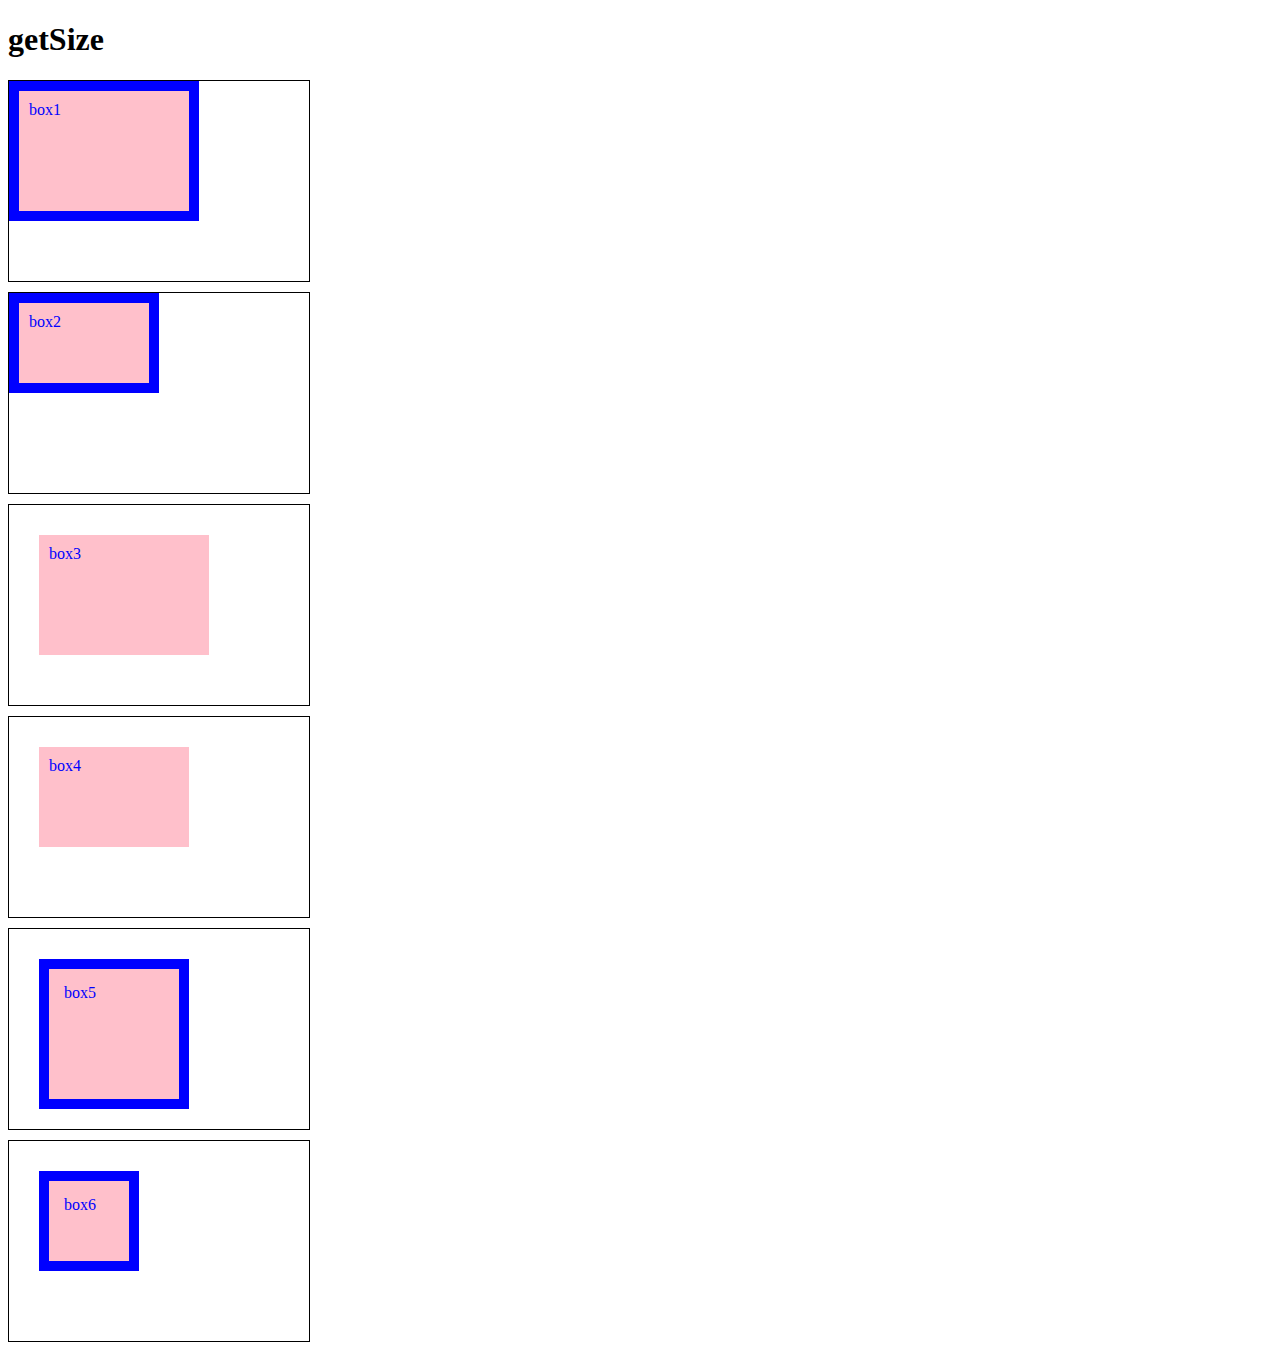
<file: css/bower_components/get-size/index.html>
<!doctype html>
<html>
<head>
  <meta charset="utf-8">

  <title>getSize</title>

  <style>
    .container {
      width: 300px;
      height: 200px;
      margin-bottom: 10px;
      border: 1px solid;
      position: relative;
    }

    .box {
      color: blue;
      background: pink;
    }

    .border-box {
      -webkit-box-sizing: border-box;
         -moz-box-sizing: border-box;
              box-sizing: border-box;
    }

    #box1, #box2 {
      width: 50%;
      height: 50%;
      border: 10px solid;
      padding: 10px;
    }

    #box3, #box4 {
       width: 50%;
       height: 50%;
       border: 0px solid;
       margin: 10%;
       padding: 10px;
     }

    #box5, #box6 {
       width: 100px;
       height: 100px;
       border: 10px solid;
       margin: 10%;
       padding: 5%;
     }

    </style>

</head>
<body>

  <h1>getSize</h1>

  <div class="container">
    <div id="box1" class="box">box1</div>
  </div>

  <div class="container">
    <div id="box2" class="box border-box">box2</div>
  </div>

  <div class="container">
    <div id="box3" class="box">box3</div>
  </div>

  <div class="container">
    <div id="box4" class="box border-box">box4</div>
  </div>

  <div class="container">
    <div id="box5" class="box">box5</div>
  </div>

  <div class="container">
    <div id="box6" class="box border-box">box6</div>
  </div>

  <script src="get-size.js"></script>

</body>
</html>
</file>
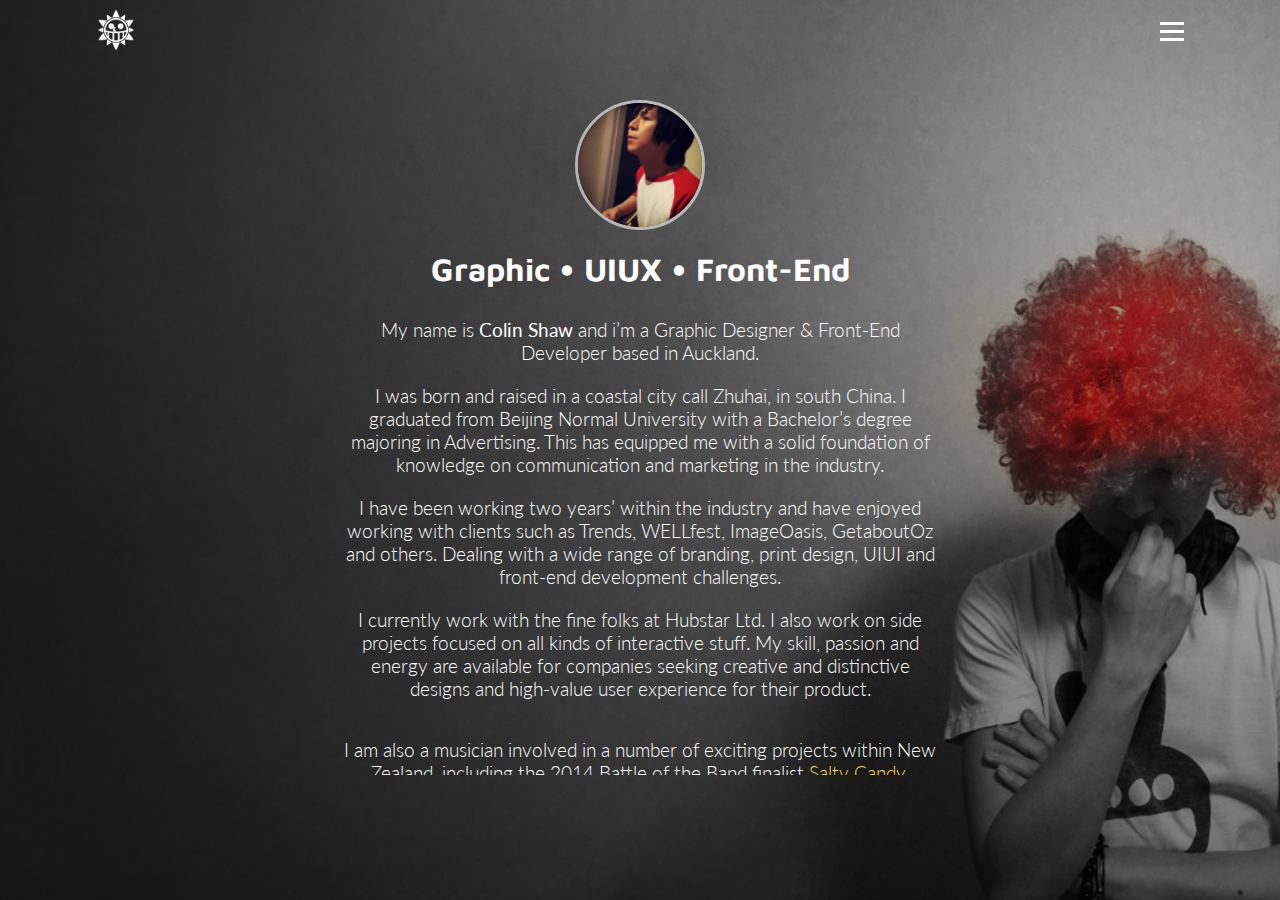
<file: about.html>
<!doctype html>
<html class="no-js" lang="en">
<head>
  <meta charset="utf-8" />
  <meta name="viewport" content="width=device-width, initial-scale=1.0" />
  <title>Colin Shaw</title>

  <link href='http://fonts.googleapis.com/css?family=Lato:100,300,400,700,900,100italic,300italic,400italic,700italic,900italic|Maven+Pro:400,900,700,500|Rosario:400,400italic,700,700italic' rel='stylesheet' type='text/css'>
  <link href="//netdna.bootstrapcdn.com/font-awesome/4.0.3/css/font-awesome.css" rel="stylesheet">
  <link rel="stylesheet" href="css/custom.css" />
  <script src="js/jquery-1.11.0.js"></script>
  <script src="js/script.js"></script>
  <script src="js/headroom.js"></script>

</head>
<body >

<div class="animsition">
  <header id="header" class="animated">
    <div class="headerWrap">

      <a href="index.html" class="logo animsition-link" style="opacity:1;">
        <img class="logo-png" src="img/colin-logo.png">
        <img class="logo-gif" src="img/colin-logo.gif">
      </a>


      <div class="menu-toggle">
        <span class="lines-button">
          <span class="lines"></span>
        </span>
      </div>

    </div>
  </header>  

  <div class="overlay"></div>
  <div id="navList2">
    <ul class="navFont">
      <a href="index.html" class="animsition-link"><li>Work</li></a>
      <a href="about.html" class="animsition-link"><li>About</li></a>
      <a href="contact.html" class="animsition-link"><li>Contact</li></a>
    </ul>
  </div>


  <!--top slide show-->

  <div id="fullscreen-cover" class="slideShowWrap aboutBg">

    <div class="about-me-wrapper">
      <div class="about-me">
        <div class="me"><img src="img/me.jpg"></div>
        <h2 style=" width: 80%; margin: 0 auto 30px;">Graphic • UIUX • Front-End</h2>
        <p>My name is <b>Colin Shaw</b> and i’m a Graphic Designer & Front-End Developer based in Auckland.</p>
        <p>I was born and raised in a coastal city call Zhuhai, in south China. I graduated from Beijing Normal University with a Bachelor’s degree majoring in Advertising. This has equipped me with a solid foundation of knowledge on communication and marketing in the industry.</p>
        <p>I have been working two years’ within the industry and have enjoyed working with clients such as Trends, WELLfest, ImageOasis, GetaboutOz and others. Dealing with a wide range of branding, print design, UIUI and front-end development challenges.</p>
        <p>I currently work with the fine folks at Hubstar Ltd. I also work on side projects focused on all kinds of interactive stuff. My skill, passion and energy are available for companies seeking creative and distinctive designs and high-value user experience for their product.</p>
        <br/>
        <p>I am also a musician involved in a number of exciting projects within New Zealand, including the 2014 Battle of the Band finalist <a href="https://www.facebook.com/saltycandyband" target="_blank">Salty Candy</a>.</p>

        <p>Feel free to <a href="contact.html">contact</a> me.</p>

        <img class="logo-png" src="img/colin-logo.png" style="width: 40px; margin: 20px;">

        <p style="font-size:.8rem"><a href="colinsCV.pdf" target="_blank">Download my pdf CV here.</a></p>

      </div>
    </div>
    
  </div>

</div>


</div>


</body>
</html>
</file>
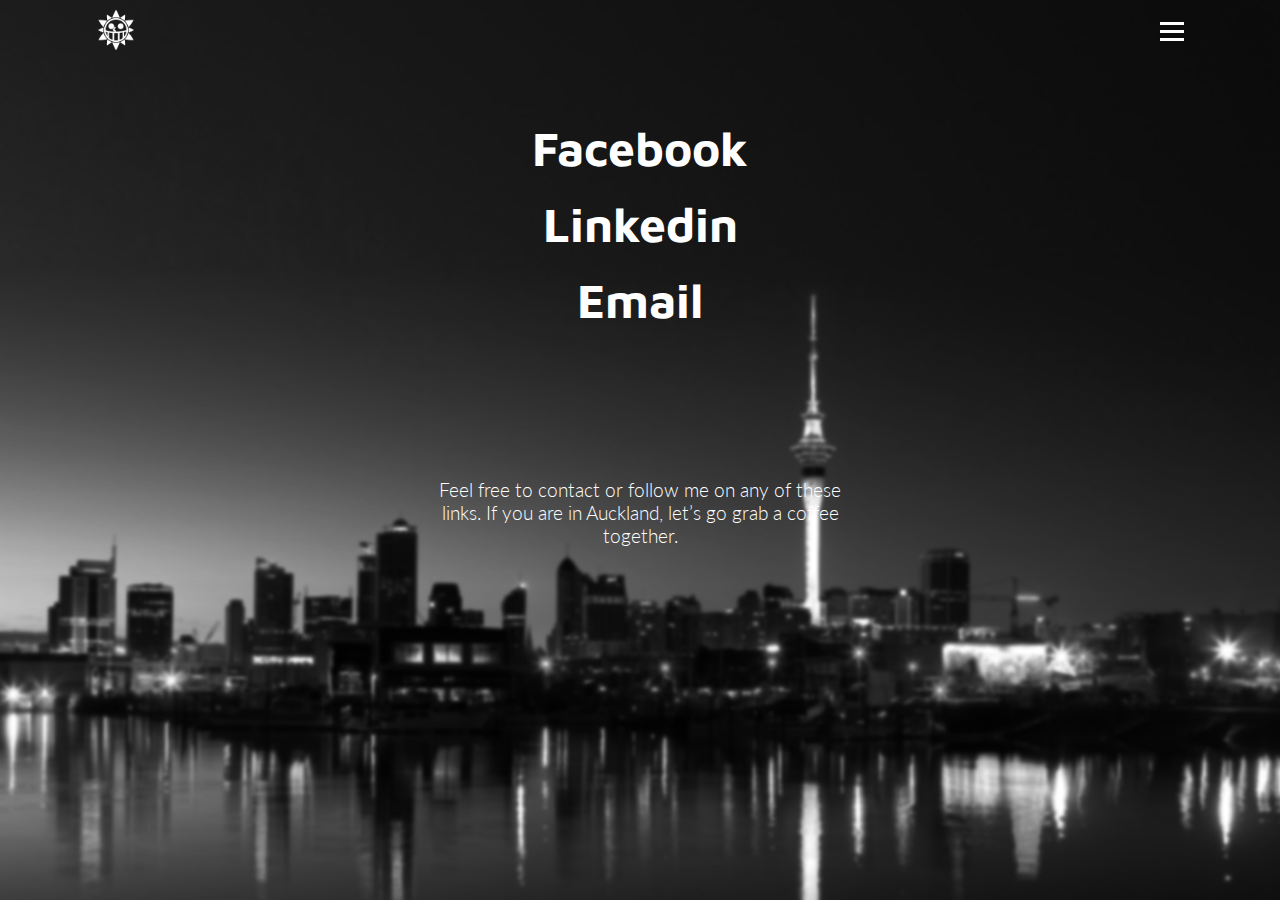
<file: contact.html>
<!doctype html>
<html class="no-js" lang="en">
<head>
  <meta charset="utf-8" />
  <meta name="viewport" content="width=device-width, initial-scale=1.0" />
  <title>Colin Shaw</title>

  <link href='http://fonts.googleapis.com/css?family=Lato:100,300,400,700,900,100italic,300italic,400italic,700italic,900italic|Maven+Pro:400,900,700,500|Rosario:400,400italic,700,700italic' rel='stylesheet' type='text/css'>
  <link href="//netdna.bootstrapcdn.com/font-awesome/4.0.3/css/font-awesome.css" rel="stylesheet">
  <link rel="stylesheet" href="css/custom.css" />
  <script src="js/jquery-1.11.0.js"></script>
  <script src="js/script.js"></script>
  <script src="js/headroom.js"></script>
</head>

<body >

<div class="animsition">
  <header id="header" class="animated">
    <div class="headerWrap">

      <a href="index.html" class="logo animsition-link" style="opacity:1;">
        <img class="logo-png" src="img/colin-logo.png">
        <img class="logo-gif" src="img/colin-logo.gif">
      </a>


      <div class="menu-toggle">
        <span class="lines-button">
          <span class="lines"></span>
        </span>
      </div>

    </div>
  </header>  

  <div class="overlay"></div>
  <div id="navList2">
    <ul class="navFont">
      <a href="index.html" class="animsition-link"><li>Work</li></a>
      <a href="about.html" class="animsition-link"><li>About</li></a>
      <a href="contact.html" class="animsition-link"><li>Contact</li></a>
    </ul>
  </div>


  <!--top slide show-->

  <div id="fullscreen-cover" class="slideShowWrap contactBg">
    <div class="about-me-wrapper">
      <div class="about-me">
        <ul class="navFont contact-list">
          <a href="https://www.facebook.com/colin.shaw.370" target="_blank"><li>Facebook</li></a>
          <a href="https://www.linkedin.com/pub/colin-shaw/73/361/43" target="_blank"><li>Linkedin</li></a>
          <a href="mailto:xkidshaw@gmail.com"><li>Email</li></a>
        </ul>

        <p style="max-width: 420px; margin: 150px auto 0;">Feel free to contact or follow me on any of these links. If you are in Auckland, let’s go grab a coffee together.</p>
      </div>
    </div>
  </div>

</div>




</div>

</body>
</html>
</file>
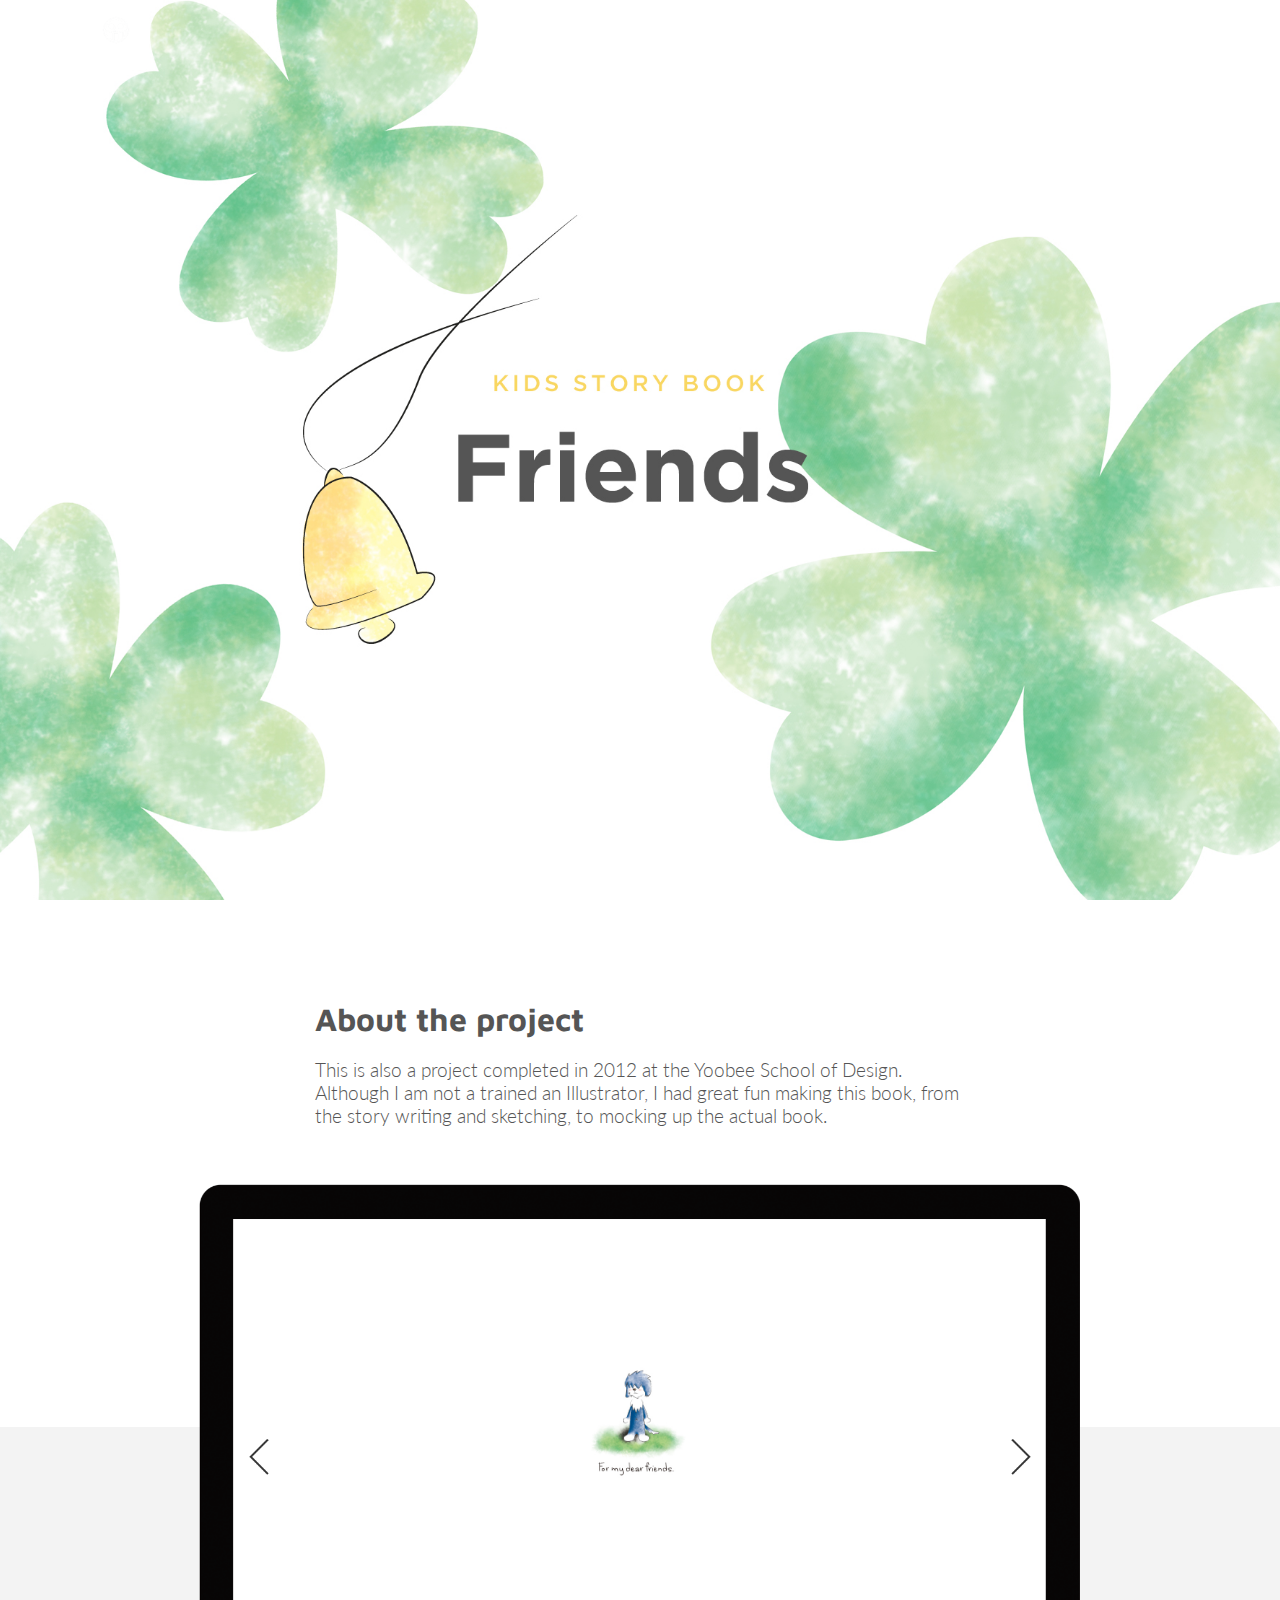
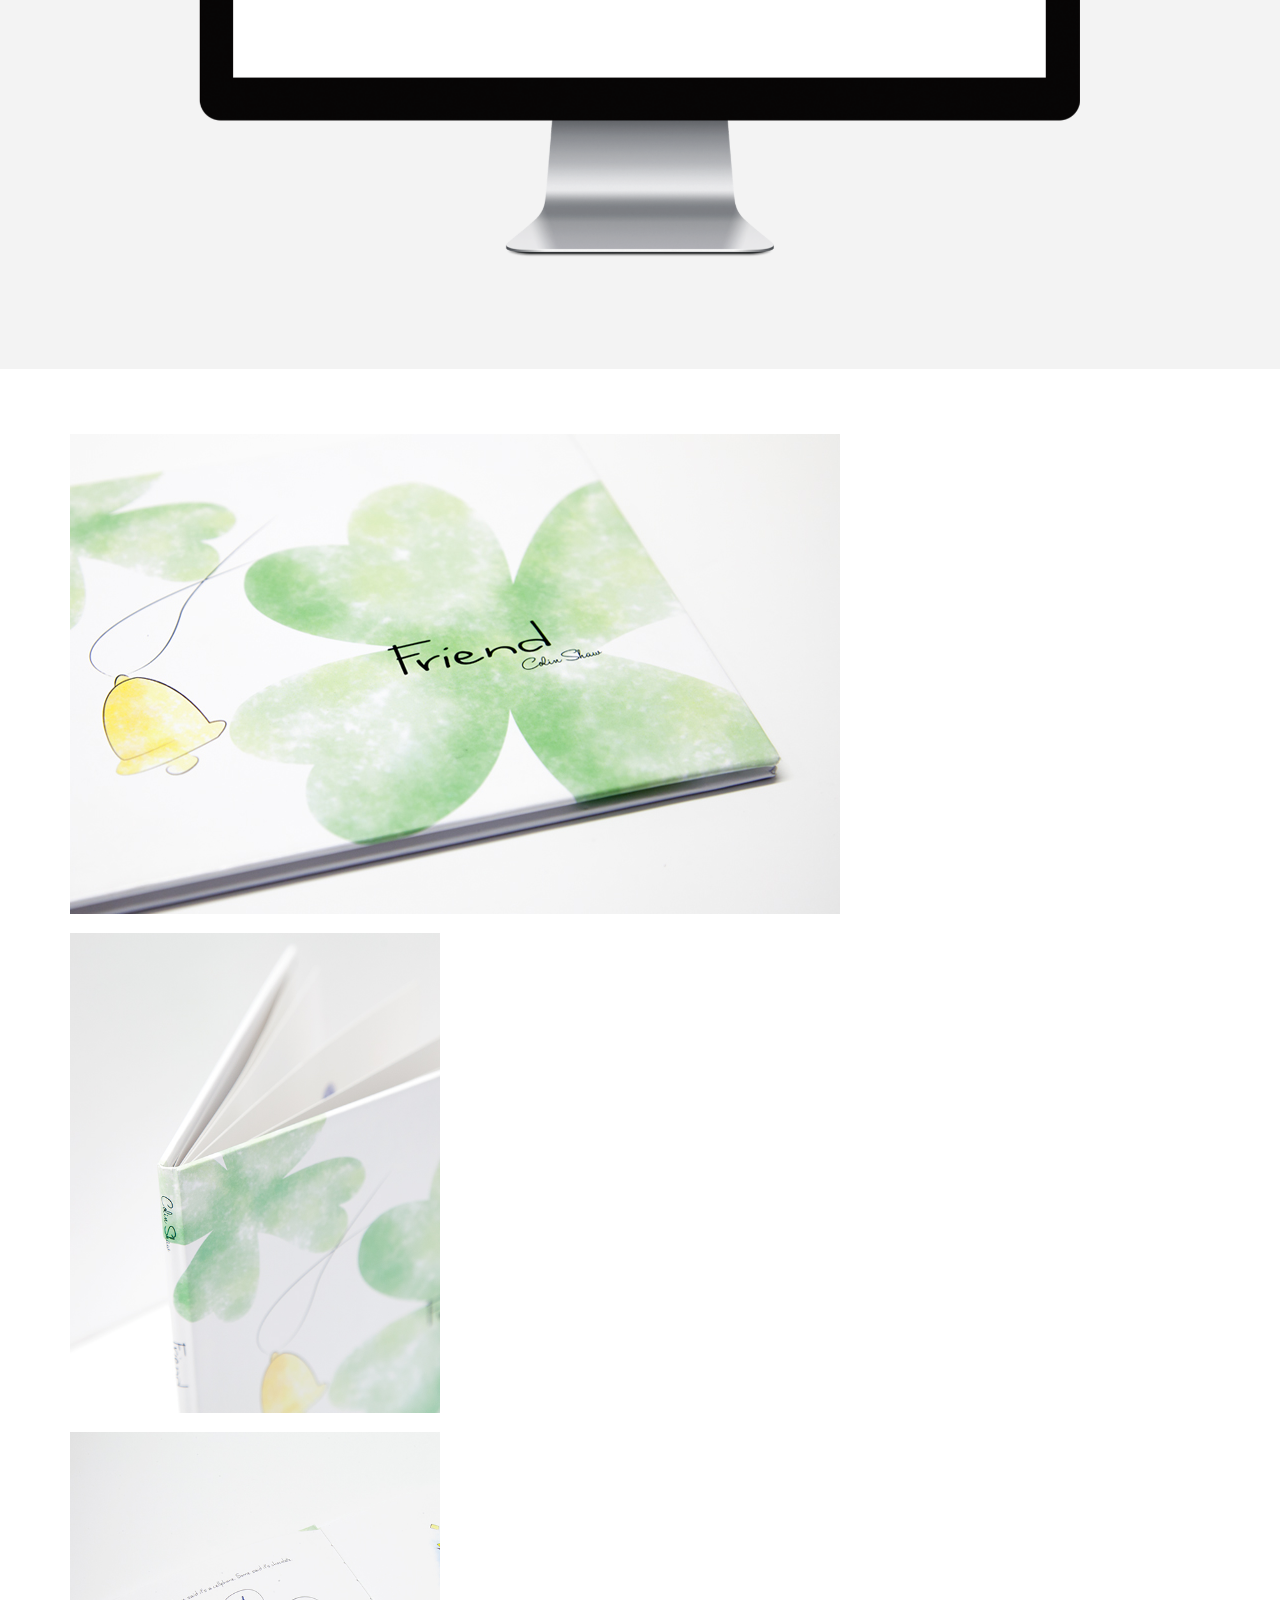
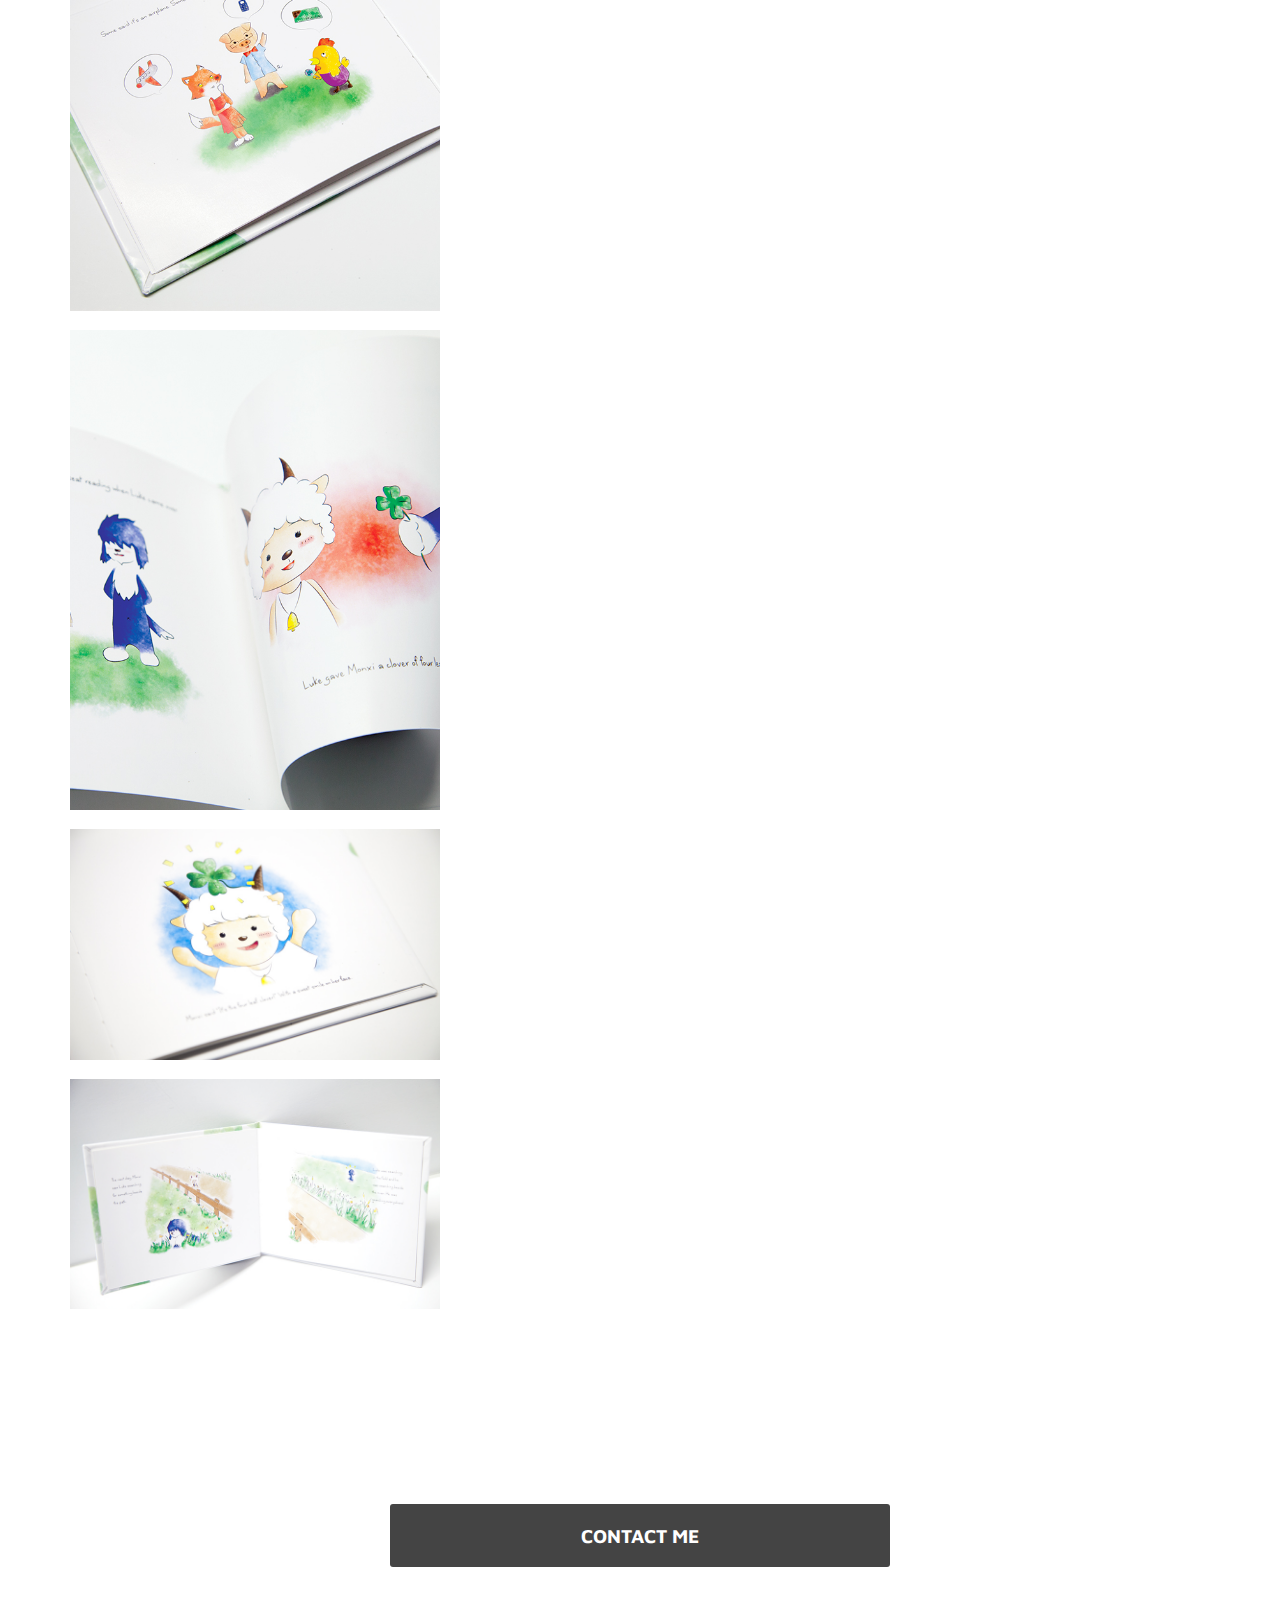
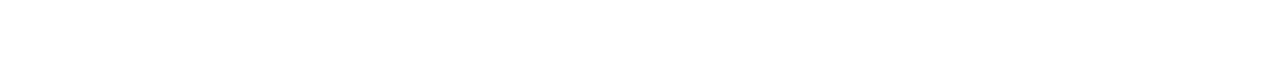
<file: works/friends.html>
<!doctype html>
<html class="no-js" lang="en">
<head>
  <meta charset="utf-8" />
  <meta name="viewport" content="width=device-width, initial-scale=1.0" />
  <title>Colin Shaw</title>

  <link href='http://fonts.googleapis.com/css?family=Lato:100,300,400,700,900,100italic,300italic,400italic,700italic,900italic|Maven+Pro:400,900,700,500|Rosario:400,400italic,700,700italic' rel='stylesheet' type='text/css'>
  <link href="//netdna.bootstrapcdn.com/font-awesome/4.0.3/css/font-awesome.css" rel="stylesheet">
  <link rel="stylesheet" href="../css/custom.css" />
  <link rel="stylesheet" href="../css/jquery.bxslider.css"/>

  <script src="../js/jquery-1.11.0.js"></script>
  <script src="../js/script.js"></script>
  <script src="../js/headroom.js"></script>
</head>
<body >

<div class="animsition">
  <header id="header" class="animated">
    <div class="headerWrap">

      <a href="../index.html" class="logo animsition-link" style="opacity:1;">
        <img class="logo-png" src="../img/colin-logo.png">
        <img class="logo-gif" src="../img/colin-logo.gif">
      </a>


      <div class="menu-toggle">
        <span class="lines-button">
          <span class="lines"></span>
        </span>
      </div>

    </div>
  </header>  

  <div class="overlay"></div>
  <div id="navList2">
    <ul class="navFont">
      <a href="../index.html" class="animsition-link"><li>Work</li></a>
      <a href="../about.html" class="animsition-link"><li>About</li></a>
      <a href="../contact.html" class="animsition-link"><li>Contact</li></a>
    </ul>
  </div>


  <!--top slide show-->

  <div id="fullscreen-cover" class="slideShowWrap friendsBg"></div>
  

  <section>
    <div class="text-content" style="margin-bottom:300px;">
      <h2 style="margin-bottom:20px;">About the project</h2>
      <p>This is also a project completed in 2012 at the Yoobee School of Design. Although I am not a trained an Illustrator, I had great fun making this book, from the story writing and sketching, to mocking up the actual book.</p>
    </div>
  </section>

  <section style="background-color:#f3f3f3;padding-bottom:100px;">
    <div class="demo-img-full-width" style="position: relative;">
      <img style="margin-top: -250px; z-index: 10; position: relative; " src="../img/imac-frame.png">

      <div class="slider-wrapper story-book-slider" style="">
        <ul class="bxslider">
          <li><img src="../img/works/friends/friends1.jpg"/></li>
          <li><img src="../img/works/friends/friends2.jpg"/></li>
          <li><img src="../img/works/friends/friends3.jpg"/></li>
          <li><img src="../img/works/friends/friends4.jpg"/></li>
          <li><img src="../img/works/friends/friends5.jpg"/></li>
          <li><img src="../img/works/friends/friends6.jpg"/></li>
          <li><img src="../img/works/friends/friends7.jpg"/></li>
          <li><img src="../img/works/friends/friends8.jpg"/></li>
          <li><img src="../img/works/friends/friends9.jpg"/></li>
          <li><img src="../img/works/friends/friends10.jpg"/></li>
          <li><img src="../img/works/friends/friends11.jpg"/></li>
        </ul>
      </div>

    </section>


  <!--main body-->
  <main>

    <div id="container" class="container">
        <div class="item w2">
          <img src="../img/works/friends/friends-masonry-h1.jpg">
        </div>

        <div class="item">
          <img src="../img/works/friends/friends-masonry-v1.jpg">
        </div>

        <div class="item">
          <img src="../img/works/friends/friends-masonry-v2.jpg">
        </div>

        <div class="item">
          <img src="../img/works/friends/friends-masonry-v3.jpg">
        </div>

        <div class="item">
          <img src="../img/works/friends/friends-masonry-h2.jpg">
        </div>

        <div class="item">
          <img src="../img/works/friends/friends-masonry-h3.jpg">
        </div>

    </div>

  </main>




<div id="elevator_item"> 
  <a id="elevator" onclick="return false;" title="Back To Top">
    <svg version="1.1" id="Ebene_1" xmlns="http://www.w3.org/2000/svg" xmlns:xlink="http://www.w3.org/1999/xlink" x="0px" y="0px" width="40px" height="20px" viewBox="0 0 40 20" enable-background="new 0 0 40 20" xml:space="preserve">
      <g>
        <polygon points="39.734,20.796 20,1.061 0.265,20.796 -0.265,20.265 20,0 40.266,20.265   "></polygon>
      </g>
    </svg>
  </a> 
  <a class="qr"></a>
  <div class="qr-popup" style="display: none;"> 
    <a class="code-link"> 
      <img class="code" src="../img/colinshawQRcode.png"> 
    </a> 
    <span>Send it to Friends!</span>
    <div class="arr"></div>
  </div>
</div>



    <footer>
 <a href="../contact.html" class="animsition-link">
  <div class="see-more-works"><h3>CONTACT ME</h3></div>
</a> 

    </footer>

</div>
  </body>
  </html>
</file>
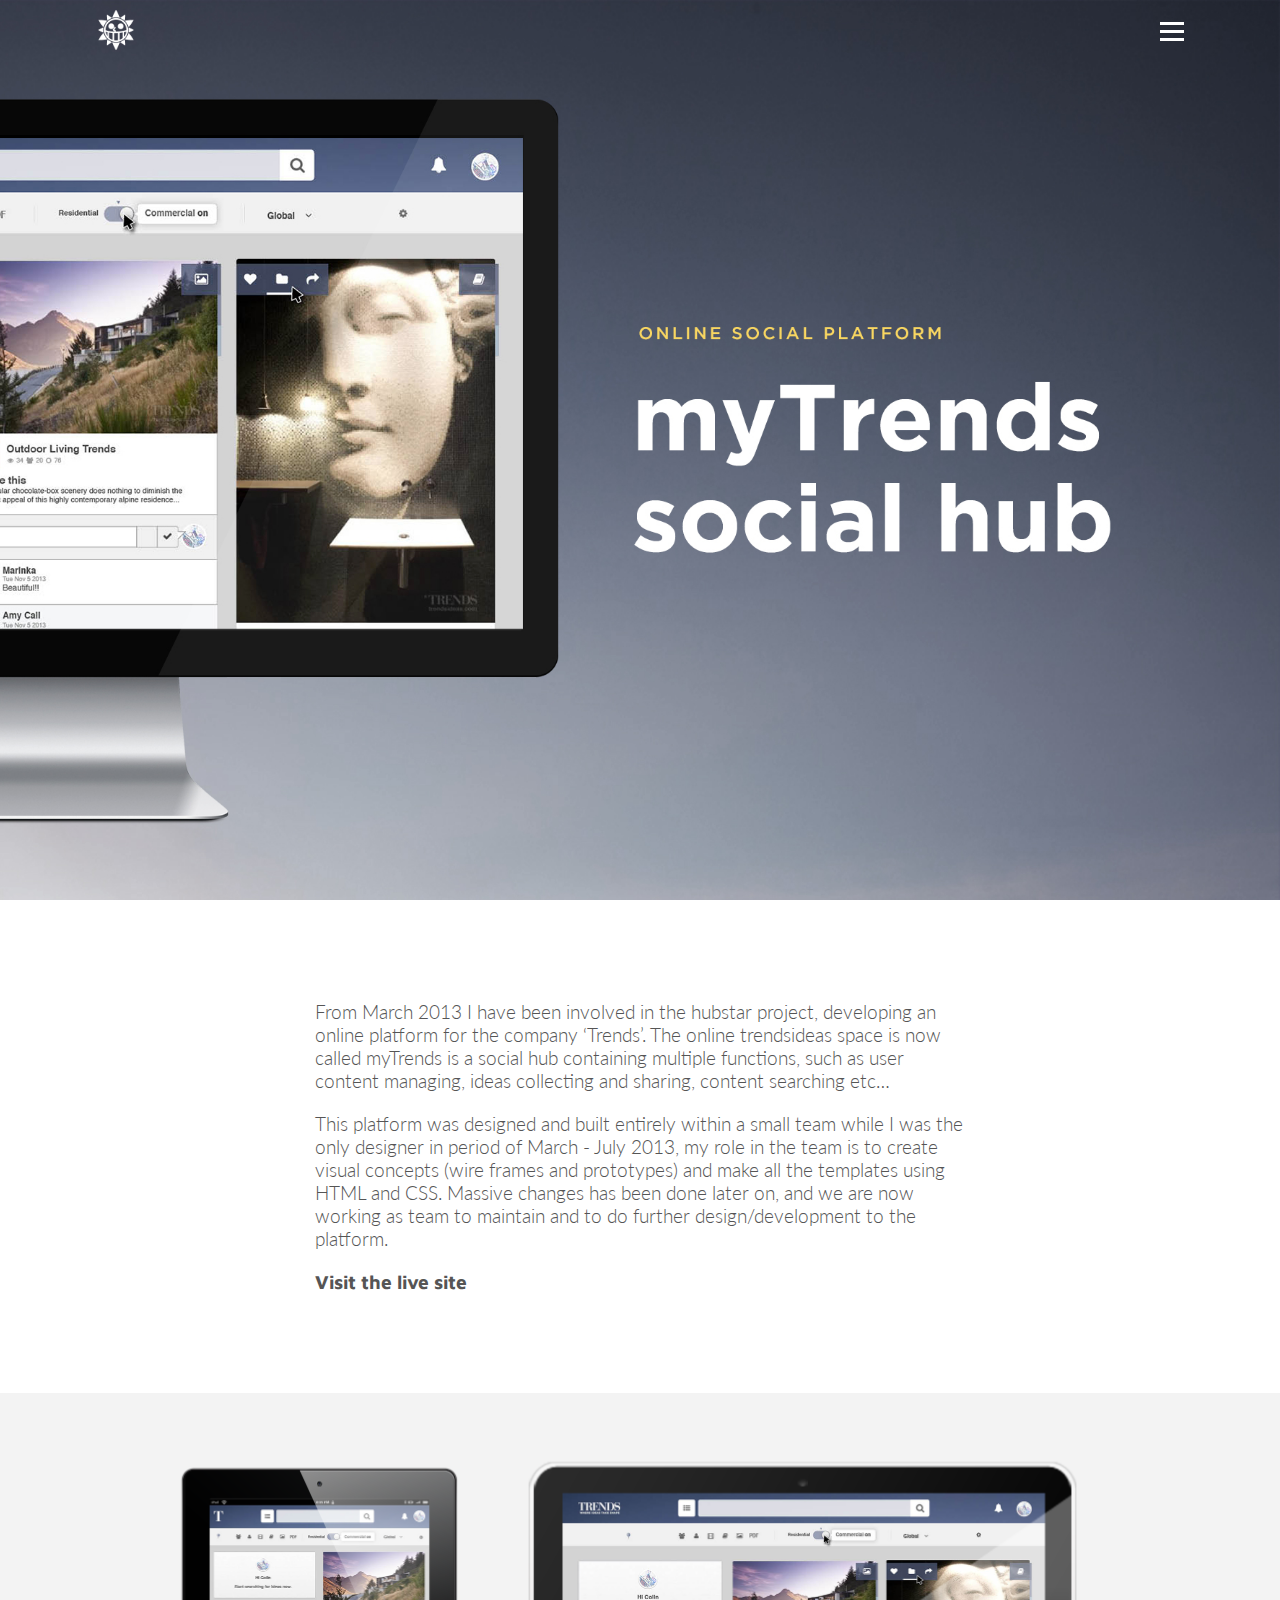
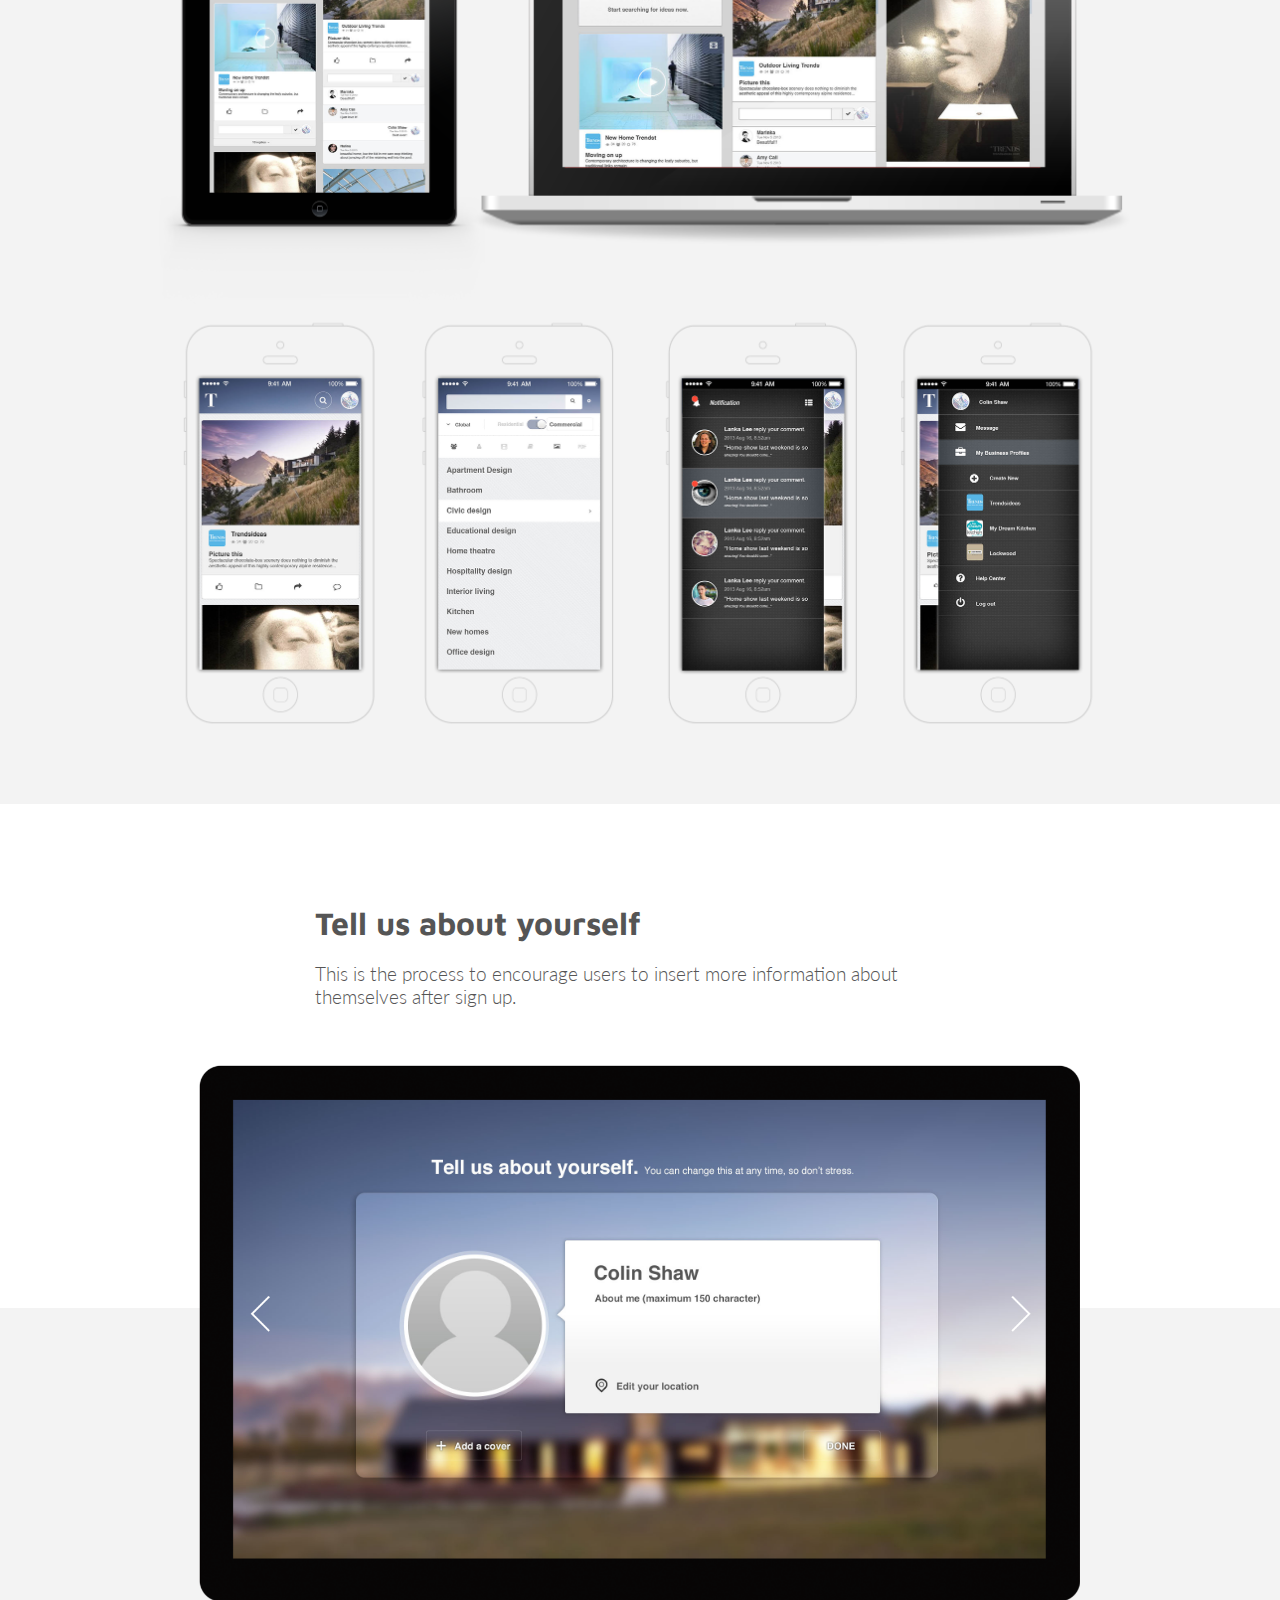
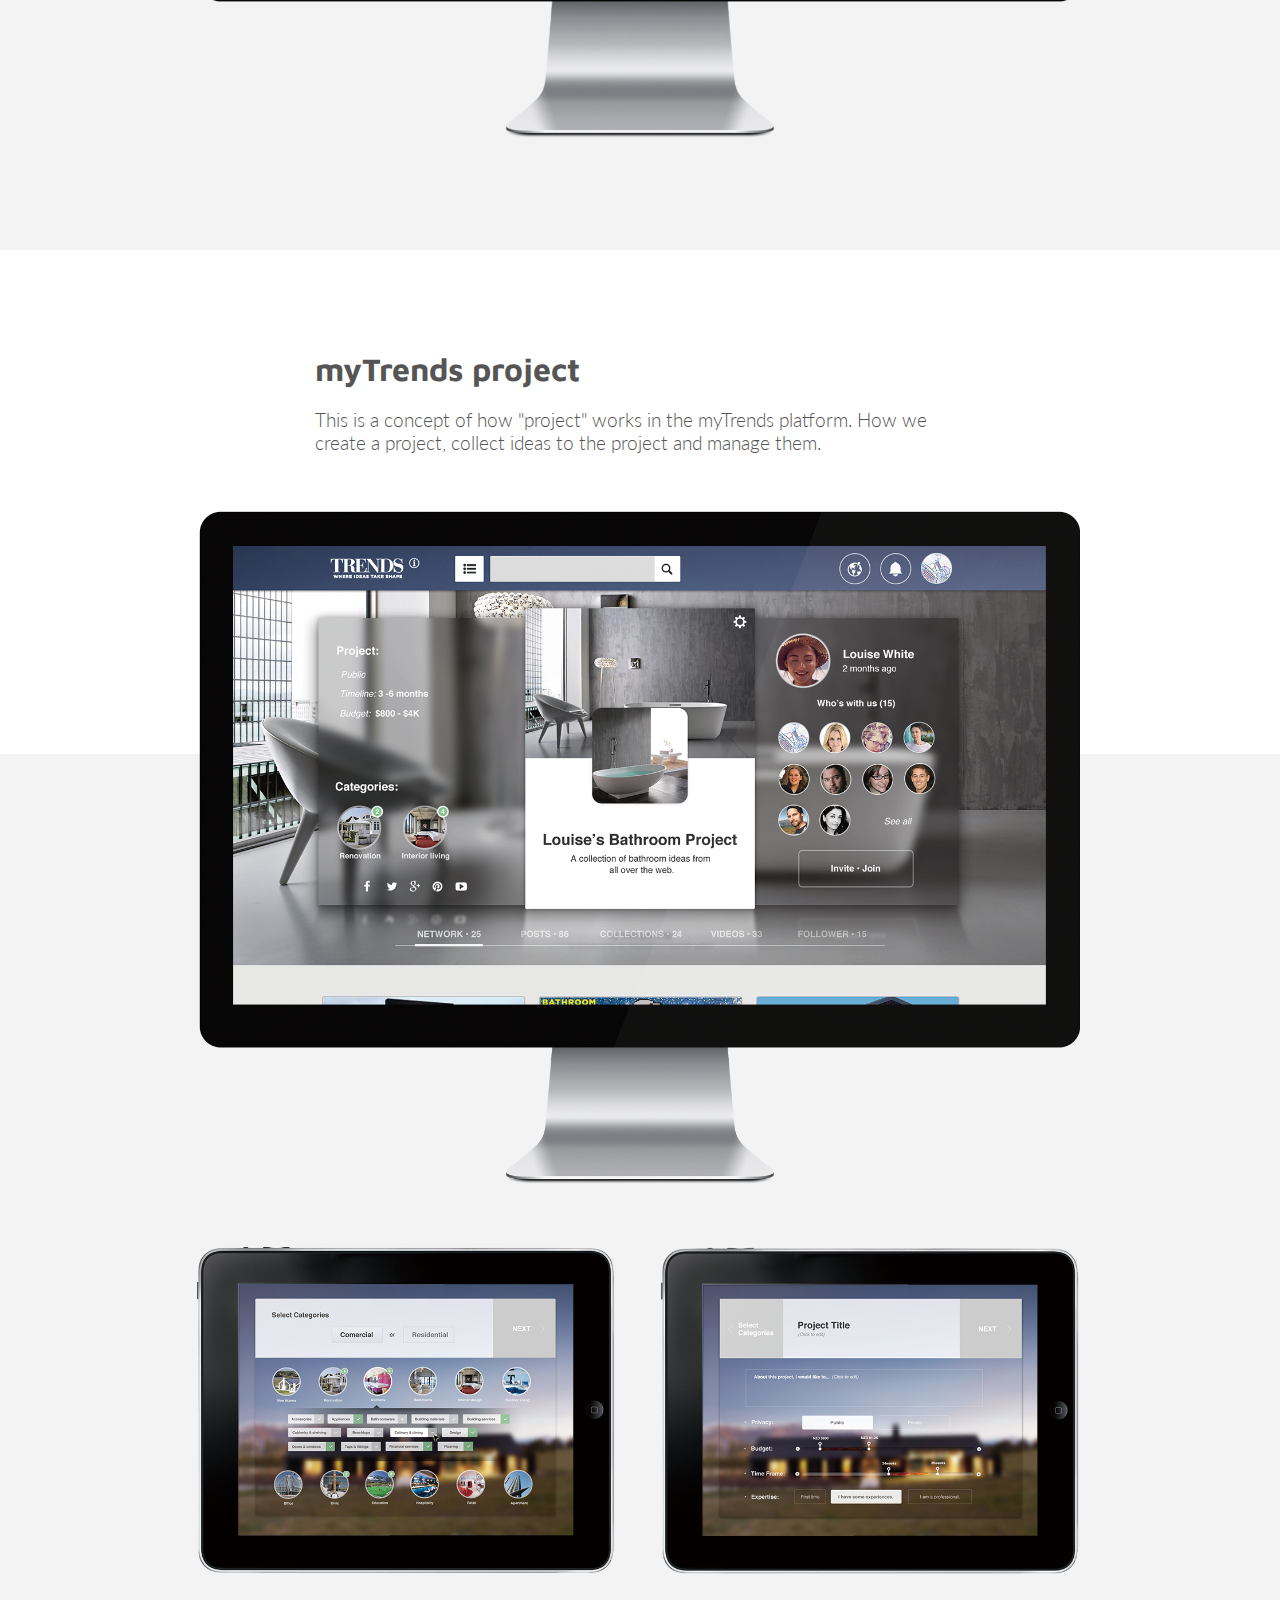
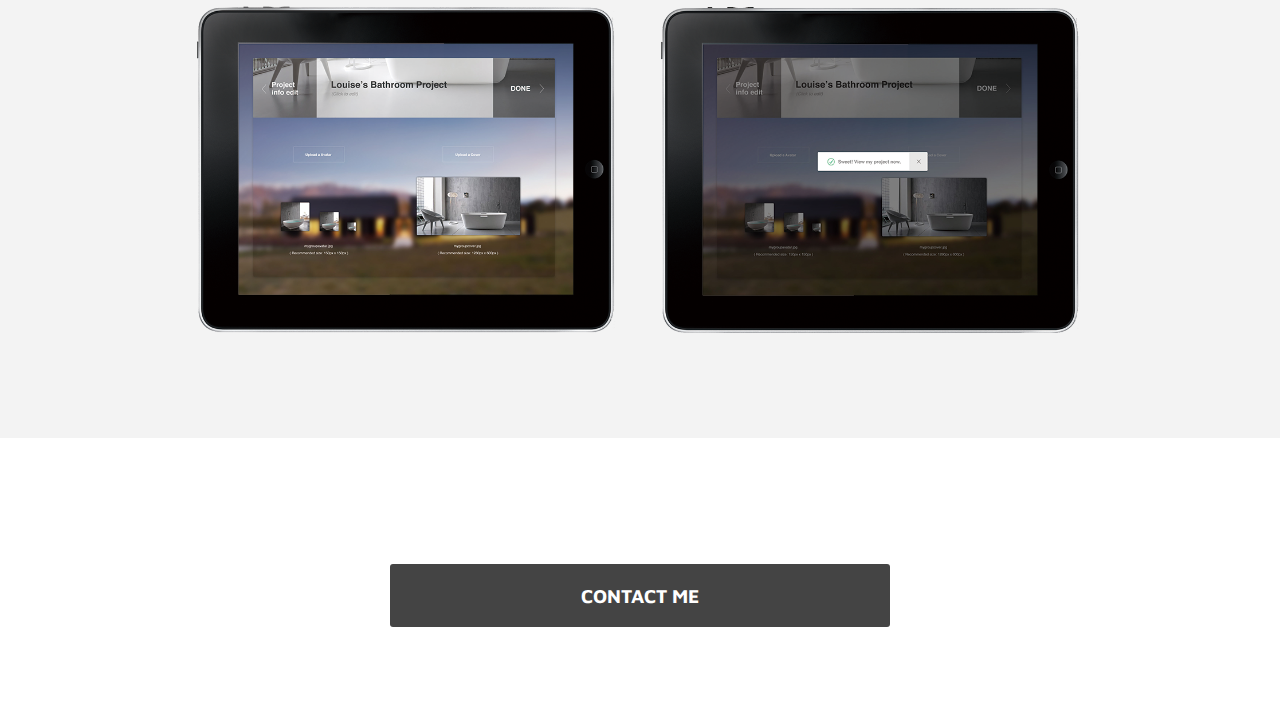
<file: works/myTrends.html>
<!doctype html>
<html class="no-js" lang="en">
<head>
  <meta charset="utf-8" />
  <meta name="viewport" content="width=device-width, initial-scale=1.0" />
  <title>Colin Shaw</title>

  <link href='http://fonts.googleapis.com/css?family=Lato:100,300,400,700,900,100italic,300italic,400italic,700italic,900italic|Maven+Pro:400,900,700,500|Rosario:400,400italic,700,700italic' rel='stylesheet' type='text/css'>
  <link href="//netdna.bootstrapcdn.com/font-awesome/4.0.3/css/font-awesome.css" rel="stylesheet">
  <link rel="stylesheet" href="../css/custom.css" />
  <link rel="stylesheet" href="../css/jquery.bxslider.css"/>

  <script src="../js/jquery-1.11.0.js"></script>
  <script src="../js/script.js"></script>
  <script src="../js/headroom.js"></script>
</head>
<body >

<div class="animsition">
  <header id="header" class="animated">
    <div class="headerWrap">

      <a href="../index.html" class="logo animsition-link" style="opacity:1;">
        <img class="logo-png" src="../img/colin-logo.png">
        <img class="logo-gif" src="../img/colin-logo.gif">
      </a>


      <div class="menu-toggle">
        <span class="lines-button">
          <span class="lines"></span>
        </span>
      </div>

    </div>
  </header>  

  <div class="overlay"></div>
  <div id="navList2">
    <ul class="navFont">
      <a href="../index.html" class="animsition-link"><li>Work</li></a>
      <a href="../about.html" class="animsition-link"><li>About</li></a>
      <a href="../contact.html" class="animsition-link"><li>Contact</li></a>
    </ul>
  </div>


  <!--top slide show-->

  <div id="fullscreen-cover" class="slideShowWrap myTrendsBg"></div>

  <section>
    <div class="text-content">
      <p>From March 2013 I have been involved in the hubstar project, developing an online platform for the company ‘Trends’. The online trendsideas space is now called myTrends is a social hub containing multiple functions, such as user content managing, ideas collecting and sharing, content searching etc…</p>
      <p>This platform was designed and built entirely within a small team while I was the only designer in period of March - July 2013, my role in the team is to create visual concepts (wire frames and prototypes) and make all the templates using HTML and CSS.  Massive changes has been done later on, and we are now working as team to maintain and to do further design/development to the platform.</p>

      <a href="http://trendsideas.com" target="_blank"><h3>Visit the live site</h3></a>
    </div>
  </section>

  <section style="background-color:#f3f3f3;">
    <div class="demo-img">
      <img src="../img/works/myTrends/myTrends-tab-and-laptop.png">
      <img src="../img/works/myTrends/myTrends-cells.png" style="margin-top: -5%; margin-bottom: 30px">
    </div>
  </section>

  <section>
    <div class="text-content" style="margin-bottom:300px;">
      <h2 style="margin-bottom:20px;">Tell us about yourself</h2>
      <p>This is the process to encourage users to insert more information about themselves after sign up.</p>
    </div>
  </section>

  <section style="background-color:#f3f3f3;padding-bottom:100px;">
    <div class="demo-img-full-width" style="position: relative;">
      <img style="margin-top: -250px; z-index: 10; position: relative; " src="../img/imac-frame.png">

      <div class="slider-wrapper" style="">
        <ul class="bxslider">
          <li><img src="../img/works/myTrends/collecting1.jpg"/></li>
          <li><img src="../img/works/myTrends/collecting2.jpg" /></li>
          <li><img src="../img/works/myTrends/collecting3.jpg" /></li>
          <li><img src="../img/works/myTrends/collecting4.jpg" /></li>
        </ul>
      </div>

    </section>



  <section>
    <div class="text-content" style="margin-bottom:300px;">
      <h2 style="margin-bottom:20px;">myTrends project</h2>
      <p>This is a concept of how "project" works in the myTrends platform. How we create a project, collect ideas to the project and manage them.</p>
    </div>
  </section>

  <section style="background-color:#f3f3f3;padding-bottom:100px;">
    <div class="demo-img-full-width">
      <img style="margin-top: -250px;" src="../img/works/myTrends/myTrends-project1.png">
      <img style="margin-top: 50px;" src="../img/works/myTrends/myTrends-project2.png">
    </div>
  </section>






<div id="elevator_item"> 
  <a id="elevator" onclick="return false;" title="Back To Top">
    <svg version="1.1" id="Ebene_1" xmlns="http://www.w3.org/2000/svg" xmlns:xlink="http://www.w3.org/1999/xlink" x="0px" y="0px" width="40px" height="20px" viewBox="0 0 40 20" enable-background="new 0 0 40 20" xml:space="preserve">
      <g>
        <polygon points="39.734,20.796 20,1.061 0.265,20.796 -0.265,20.265 20,0 40.266,20.265   "></polygon>
      </g>
    </svg>
  </a> 
  <a class="qr"></a>
  <div class="qr-popup" style="display: none;"> 
    <a class="code-link"> 
      <img class="code" src="../img/colinshawQRcode.png"> 
    </a> 
    <span>Send it to Friends!</span>
    <div class="arr"></div>
  </div>
</div>



    <footer> 
 <a href="../contact.html" class="animsition-link">
  <div class="see-more-works"><h3>CONTACT ME</h3></div>
</a> 
</footer>
</div>

  </body>
  </html>
</file>
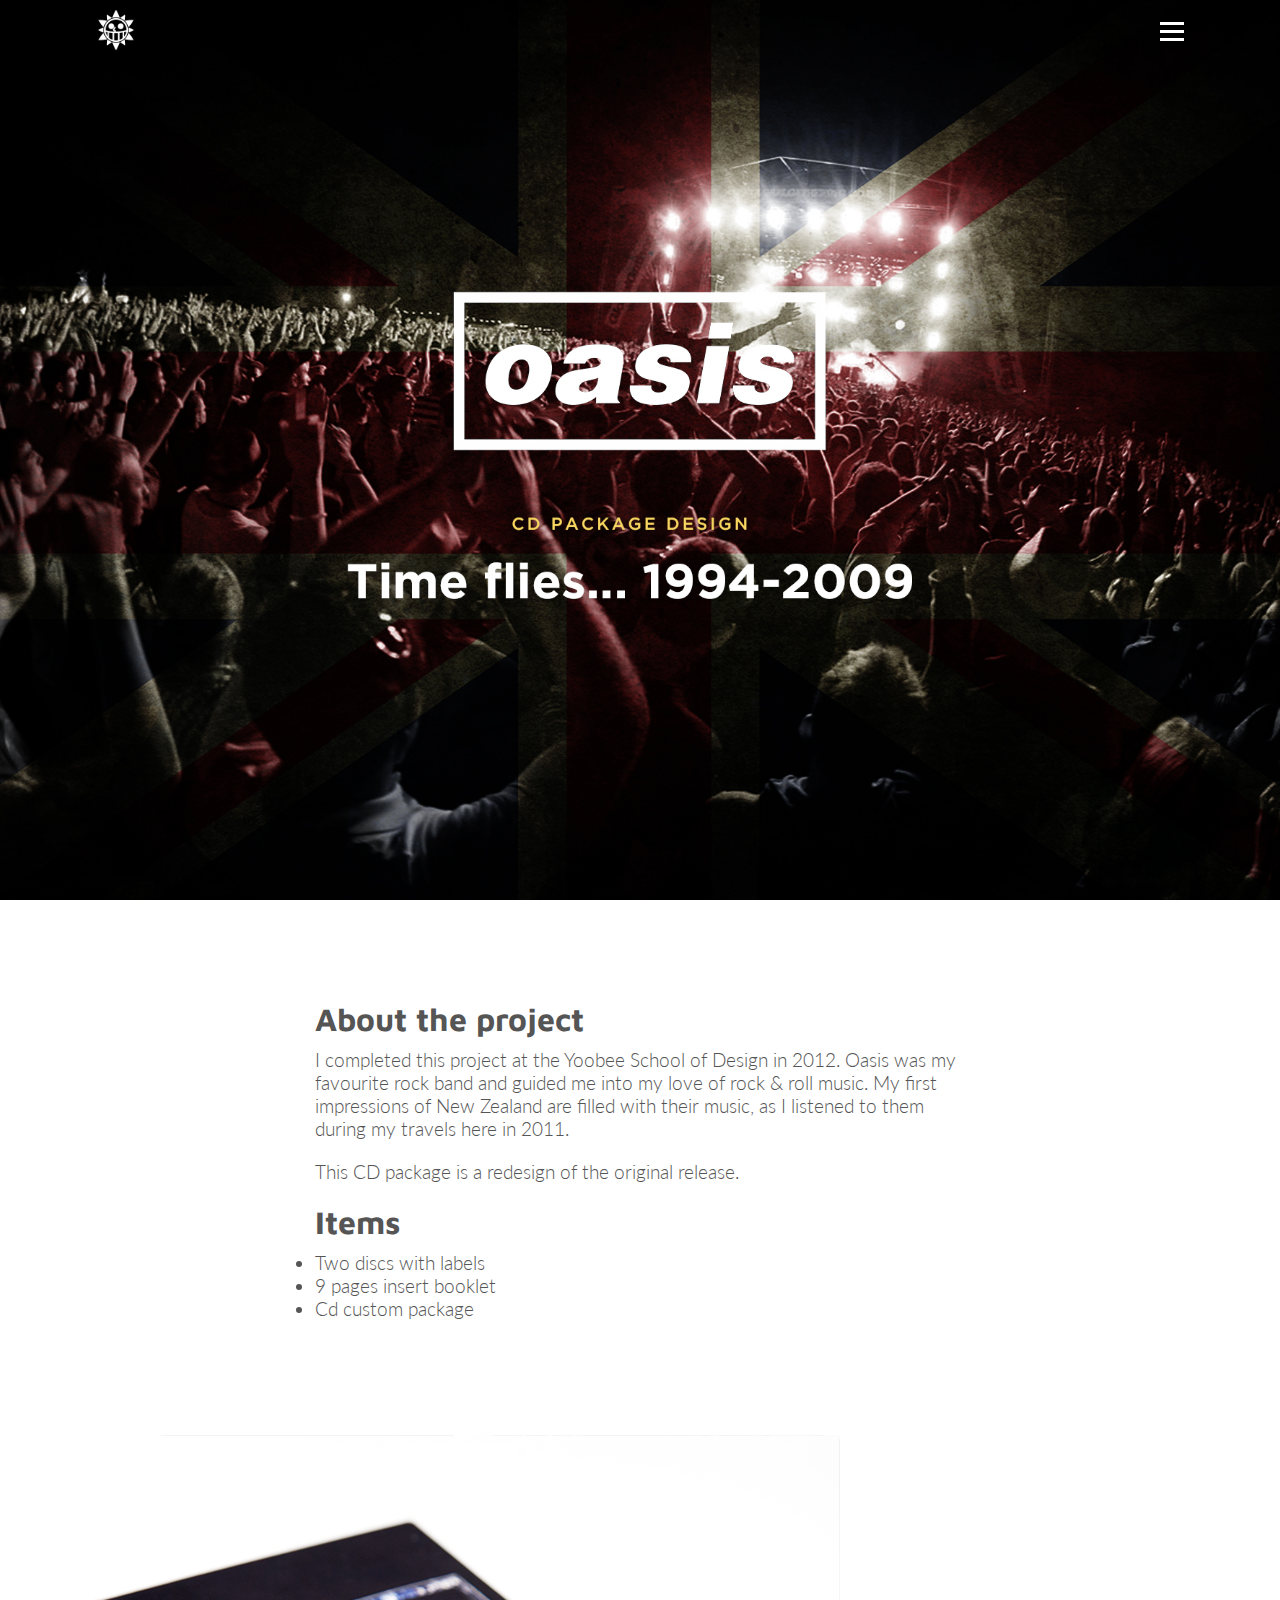
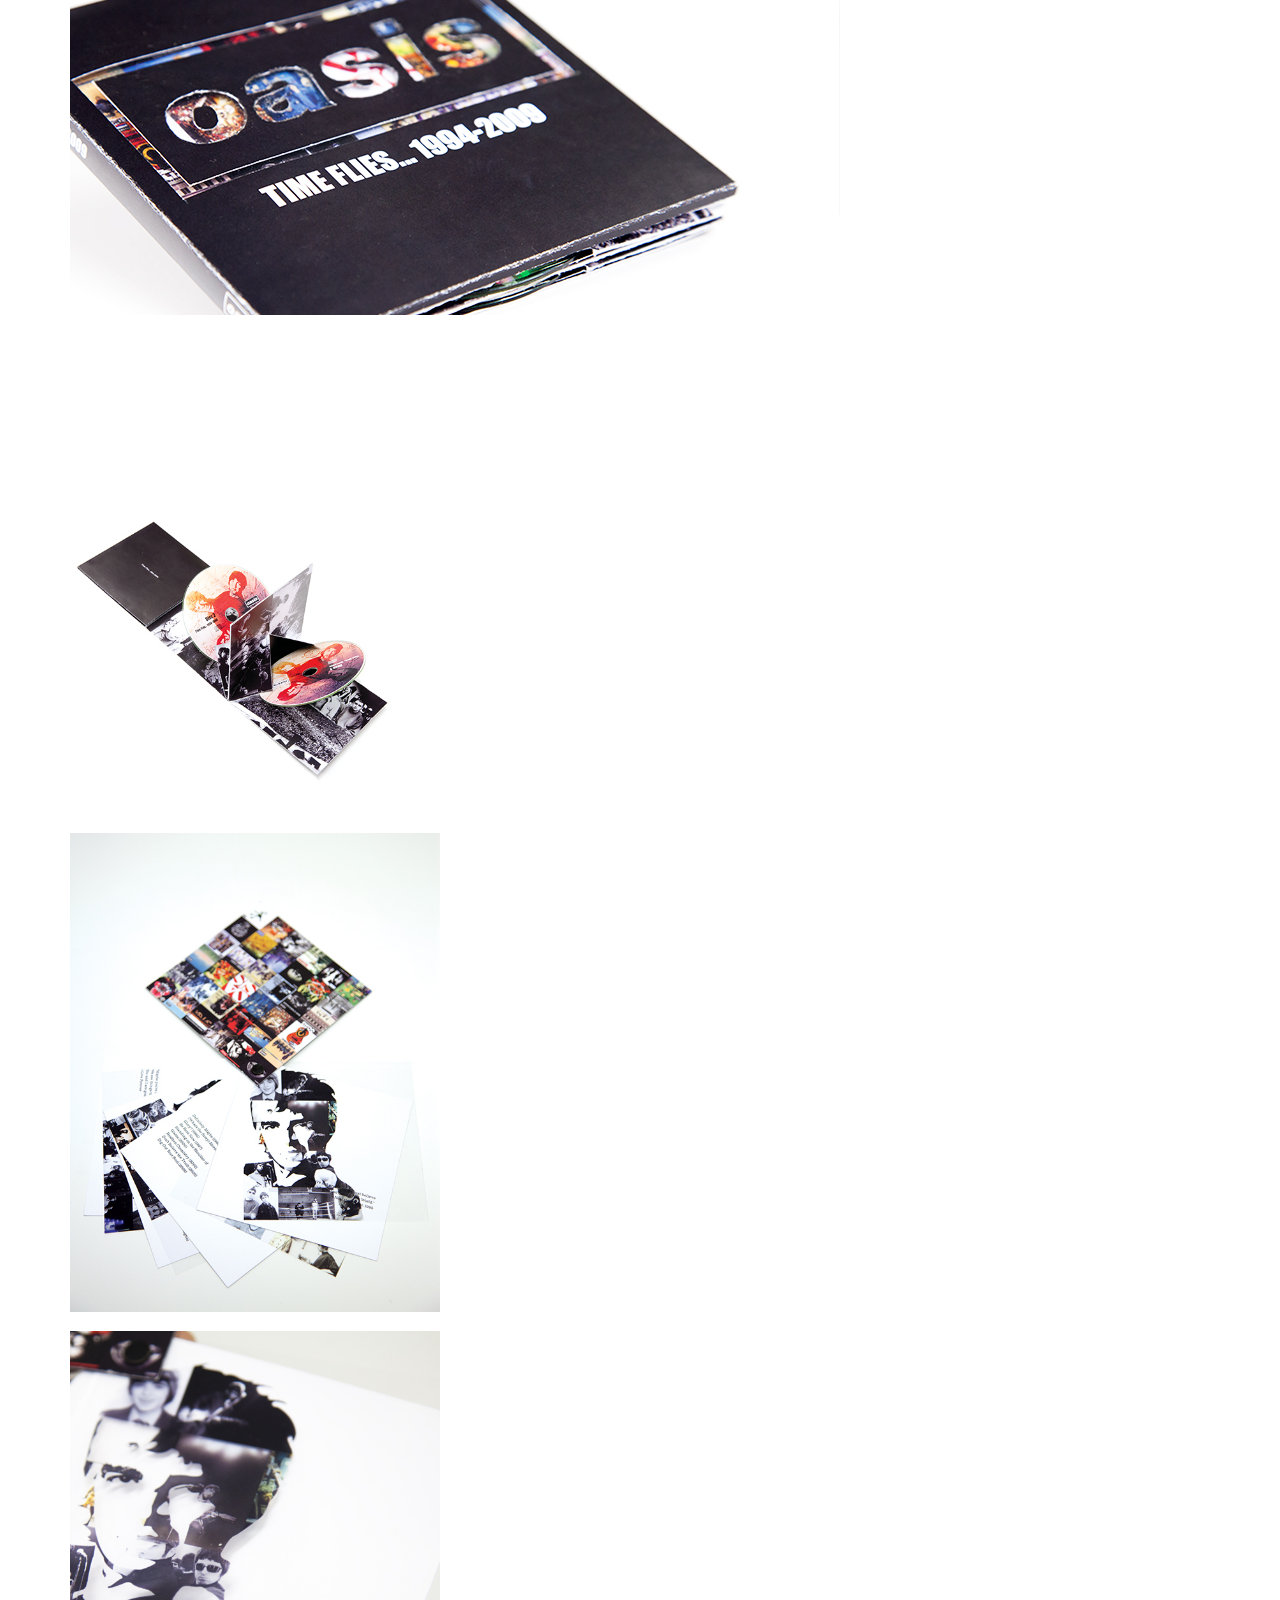
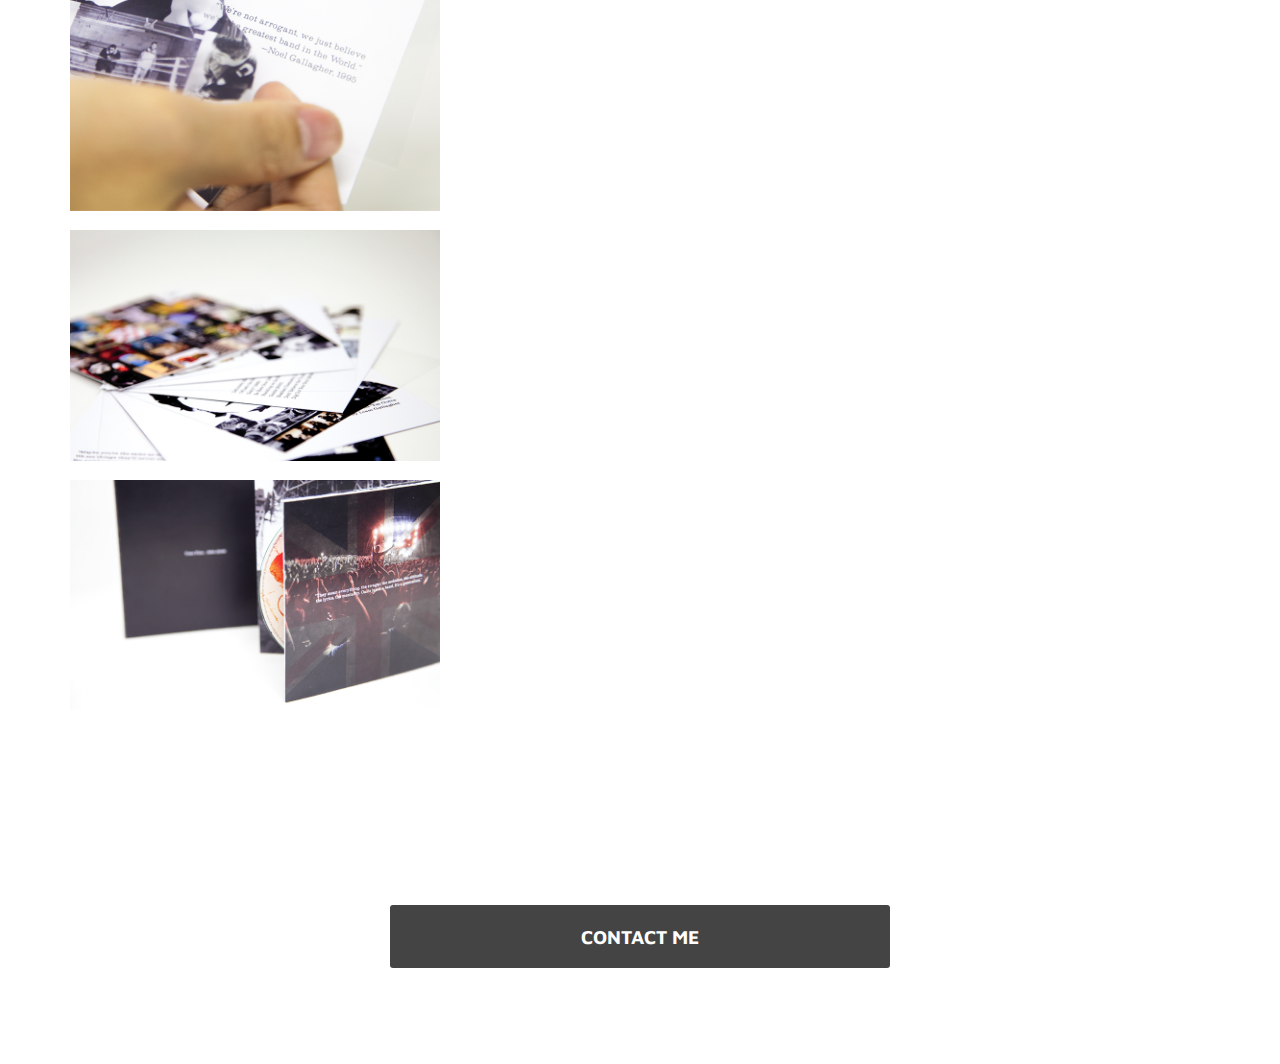
<file: works/oasis-cd.html>
<!doctype html>
<html class="no-js" lang="en">
<head>
  <meta charset="utf-8" />
  <meta name="viewport" content="width=device-width, initial-scale=1.0" />
  <title>Colin Shaw</title>

  <link href='http://fonts.googleapis.com/css?family=Lato:100,300,400,700,900,100italic,300italic,400italic,700italic,900italic|Maven+Pro:400,900,700,500|Rosario:400,400italic,700,700italic' rel='stylesheet' type='text/css'>
  <link href="//netdna.bootstrapcdn.com/font-awesome/4.0.3/css/font-awesome.css" rel="stylesheet">
  <link rel="stylesheet" href="../css/custom.css" />
  <link rel="stylesheet" href="../css/jquery.bxslider.css"/>

  <script src="../js/jquery-1.11.0.js"></script>
  <script src="../js/script.js"></script>
  <script src="../js/headroom.js"></script>
</head>
<body >

<div class="animsition">

  <header id="header" class="animated">
    <div class="headerWrap">

      <a href="../index.html" class="logo animsition-link" style="opacity:1;">
        <img class="logo-png" src="../img/colin-logo.png">
        <img class="logo-gif" src="../img/colin-logo.gif">
      </a>


      <div class="menu-toggle">
        <span class="lines-button">
          <span class="lines"></span>
        </span>
      </div>

    </div>
  </header>  

  <div class="overlay"></div>
  <div id="navList2">
    <ul class="navFont">
      <a href="../index.html" class="animsition-link"><li>Work</li></a>
      <a href="../about.html" class="animsition-link"><li>About</li></a>
      <a href="../contact.html" class="animsition-link"><li>Contact</li></a>
    </ul>
  </div>


  <!--top slide show-->

  <div id="fullscreen-cover" class="slideShowWrap oasisCdBg"></div>

  <section>
    <div class="text-content">
      <h2 style="margin:20px 0 10px;">About the project</h2>
      <p>I completed this project at the Yoobee School of Design in 2012. Oasis was my favourite rock band and guided me into my love of rock & roll music. My first impressions of New Zealand are filled with their music, as I listened to them during my travels here in 2011.</p>
      <p>This CD package is a redesign of the original release.</p>
      <h2 style="margin:20px 0 10px;">Items</h2>
      <ul>
        <li>Two discs with labels</li>
        <li>9 pages insert booklet</li>
        <li>Cd custom package</li>
      </ul>
    </div>
  </section>



  <!--main body-->
  <main>

    <div id="container" class="container">
        <div class="item w2">
          <img src="../img/works/CD/oasis-masonry-h1.jpg">
        </div>

        <div class="item">
          <img src="../img/works/CD/oasis-masonry-v1.jpg">
        </div>

        <div class="item">
          <img src="../img/works/CD/oasis-masonry-v2.jpg">
        </div>

        <div class="item">
          <img src="../img/works/CD/oasis-masonry-v3.jpg">
        </div>
        
        <div class="item">
          <img src="../img/works/CD/oasis-masonry-h3.jpg">
        </div>

        <div class="item">
          <img src="../img/works/CD/oasis-masonry-h2.jpg">
        </div>

    </div>

  </main>




<div id="elevator_item"> 
  <a id="elevator" onclick="return false;" title="Back To Top">
    <svg version="1.1" id="Ebene_1" xmlns="http://www.w3.org/2000/svg" xmlns:xlink="http://www.w3.org/1999/xlink" x="0px" y="0px" width="40px" height="20px" viewBox="0 0 40 20" enable-background="new 0 0 40 20" xml:space="preserve">
      <g>
        <polygon points="39.734,20.796 20,1.061 0.265,20.796 -0.265,20.265 20,0 40.266,20.265   "></polygon>
      </g>
    </svg>
  </a> 
  <a class="qr"></a>
  <div class="qr-popup" style="display: none;"> 
    <a class="code-link"> 
      <img class="code" src="../img/colinshawQRcode.png"> 
    </a> 
    <span>Send it to Friends!</span>
    <div class="arr"></div>
  </div>
</div>



  <footer>
 <a href="../contact.html" class="animsition-link">
  <div class="see-more-works"><h3>CONTACT ME</h3></div>
</a> 
  </footer>
</div>

</body>
</html>
</file>
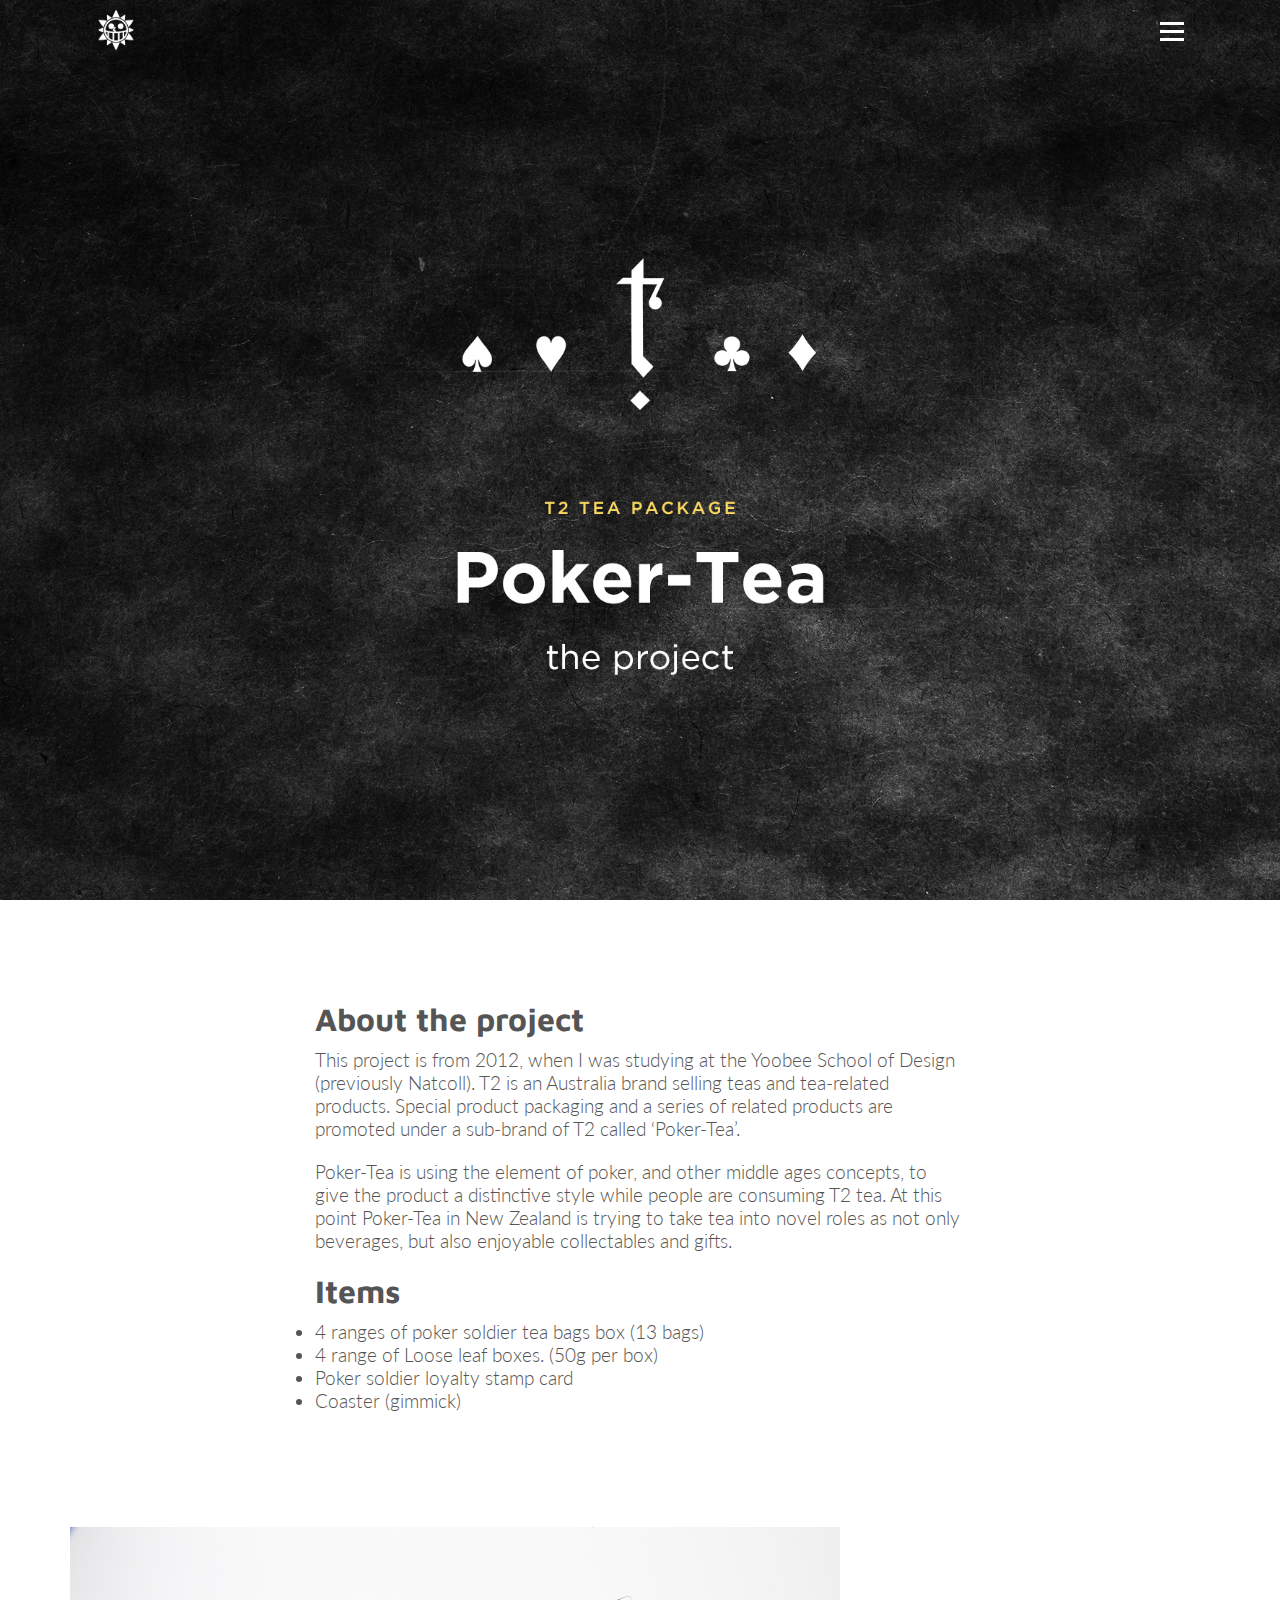
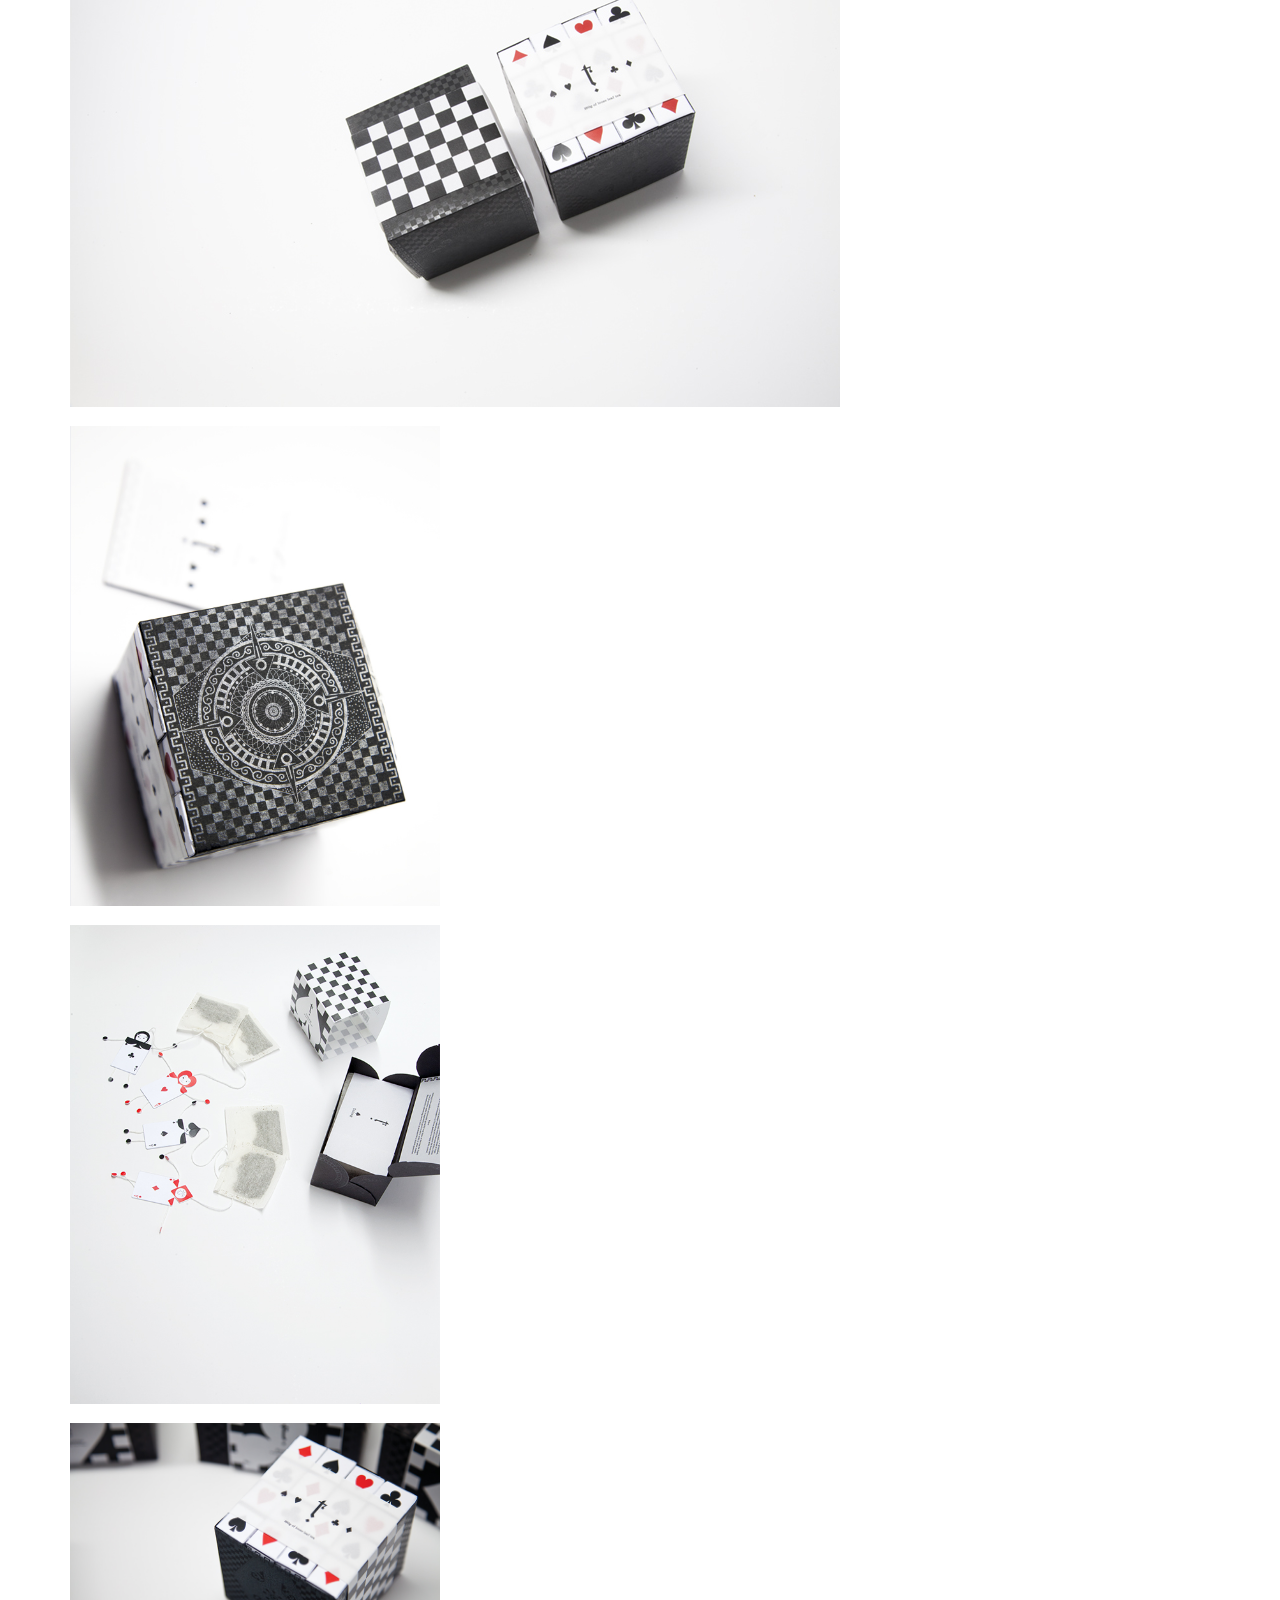
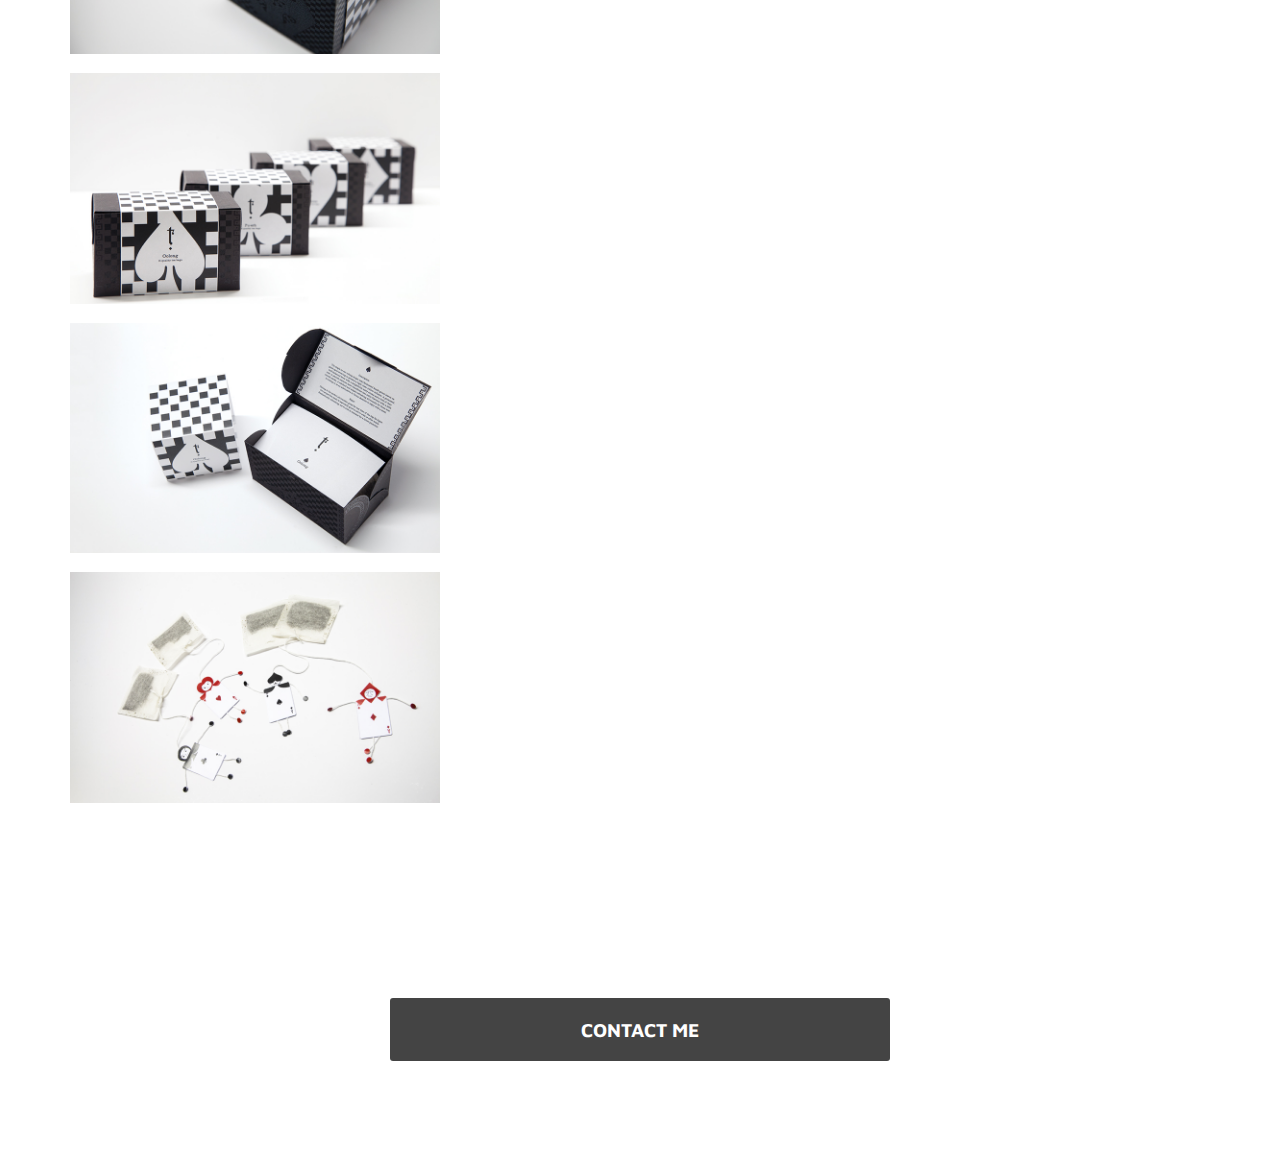
<file: works/poker-tea.html>
<!doctype html>
<html class="no-js" lang="en">
<head>
  <meta charset="utf-8" />
  <meta name="viewport" content="width=device-width, initial-scale=1.0" />
  <title>Colin Shaw</title>

  <link href='http://fonts.googleapis.com/css?family=Lato:100,300,400,700,900,100italic,300italic,400italic,700italic,900italic|Maven+Pro:400,900,700,500|Rosario:400,400italic,700,700italic' rel='stylesheet' type='text/css'>
  <link href="//netdna.bootstrapcdn.com/font-awesome/4.0.3/css/font-awesome.css" rel="stylesheet">
  <link rel="stylesheet" href="../css/custom.css" />
  <link rel="stylesheet" href="../css/jquery.bxslider.css"/>

  <script src="../js/jquery-1.11.0.js"></script>
  <script src="../js/script.js"></script>
  <script src="../js/headroom.js"></script>
</head>
<body >

<div class="animsition">

  <header id="header" class="animated">
    <div class="headerWrap">

      <a href="../index.html" class="logo animsition-link" style="opacity:1;">
        <img class="logo-png" src="../img/colin-logo.png">
        <img class="logo-gif" src="../img/colin-logo.gif">
      </a>


      <div class="menu-toggle">
        <span class="lines-button">
          <span class="lines"></span>
        </span>
      </div>

    </div>
  </header>  

  <div class="overlay"></div>
  <div id="navList2">
    <ul class="navFont">
      <a href="../index.html" class="animsition-link"><li>Work</li></a>
      <a href="../about.html" class="animsition-link"><li>About</li></a>
      <a href="../contact.html" class="animsition-link"><li>Contact</li></a>
    </ul>
  </div>


  <!--top slide show-->

  <div id="fullscreen-cover" class="slideShowWrap t2Bg"></div>

  <section>
    <div class="text-content">
      <h2 style="margin:20px 0 10px;">About the project</h2>
      <p>This project is from 2012, when I was studying at the Yoobee School of Design (previously Natcoll). T2 is an Australia brand selling teas and tea-related products. Special product packaging and a series of related products are promoted under a sub-brand of T2 called ‘Poker-Tea’.</p>

      <p>Poker-Tea is using the element of poker, and other middle ages concepts, to give the product a distinctive style while people are consuming T2 tea. At this point Poker-Tea in New Zealand is trying to take tea into novel roles as not only beverages, but also enjoyable collectables and gifts.</p>

      <h2 style="margin:20px 0 10px;">Items</h2>
      <ul>
        <li>4 ranges of poker soldier tea bags box (13 bags)</li>
        <li>4 range of Loose leaf boxes. (50g per box)</li>
        <li>Poker soldier loyalty stamp card</li>
        <li>Coaster (gimmick)</li>
      </ul>
    </div>
  </section>



  <!--main body-->
  <main>

    <div id="container" class="container">
        <div class="item w2">
          <img src="../img/works/T2/h1.jpg">
        </div>

        <div class="item">
          <img src="../img/works/T2/v1.jpg">
        </div>

        <div class="item">
          <img src="../img/works/T2/v2.jpg">
        </div>

        <div class="item">
          <img src="../img/works/T2/h2.jpg">
        </div>

        <div class="item">
          <img src="../img/works/T2/h3.jpg">
        </div>

        <div class="item">
          <img src="../img/works/T2/h4.jpg">
        </div>

        <div class="item">
          <img src="../img/works/T2/h5.jpg">
        </div>


    </div>

  </main>





<div id="elevator_item"> 
  <a id="elevator" onclick="return false;" title="Back To Top">
    <svg version="1.1" id="Ebene_1" xmlns="http://www.w3.org/2000/svg" xmlns:xlink="http://www.w3.org/1999/xlink" x="0px" y="0px" width="40px" height="20px" viewBox="0 0 40 20" enable-background="new 0 0 40 20" xml:space="preserve">
      <g>
        <polygon points="39.734,20.796 20,1.061 0.265,20.796 -0.265,20.265 20,0 40.266,20.265   "></polygon>
      </g>
    </svg>
  </a> 
  <a class="qr"></a>
  <div class="qr-popup" style="display: none;"> 
    <a class="code-link"> 
      <img class="code" src="../img/colinshawQRcode.png"> 
    </a> 
    <span>Send it to Friends!</span>
    <div class="arr"></div>
  </div>
</div>



  <footer>
 <a href="../contact.html" class="animsition-link">
  <div class="see-more-works"><h3>CONTACT ME</h3></div>
</a> 
</footer>
</div>

</body>
</html>
</file>
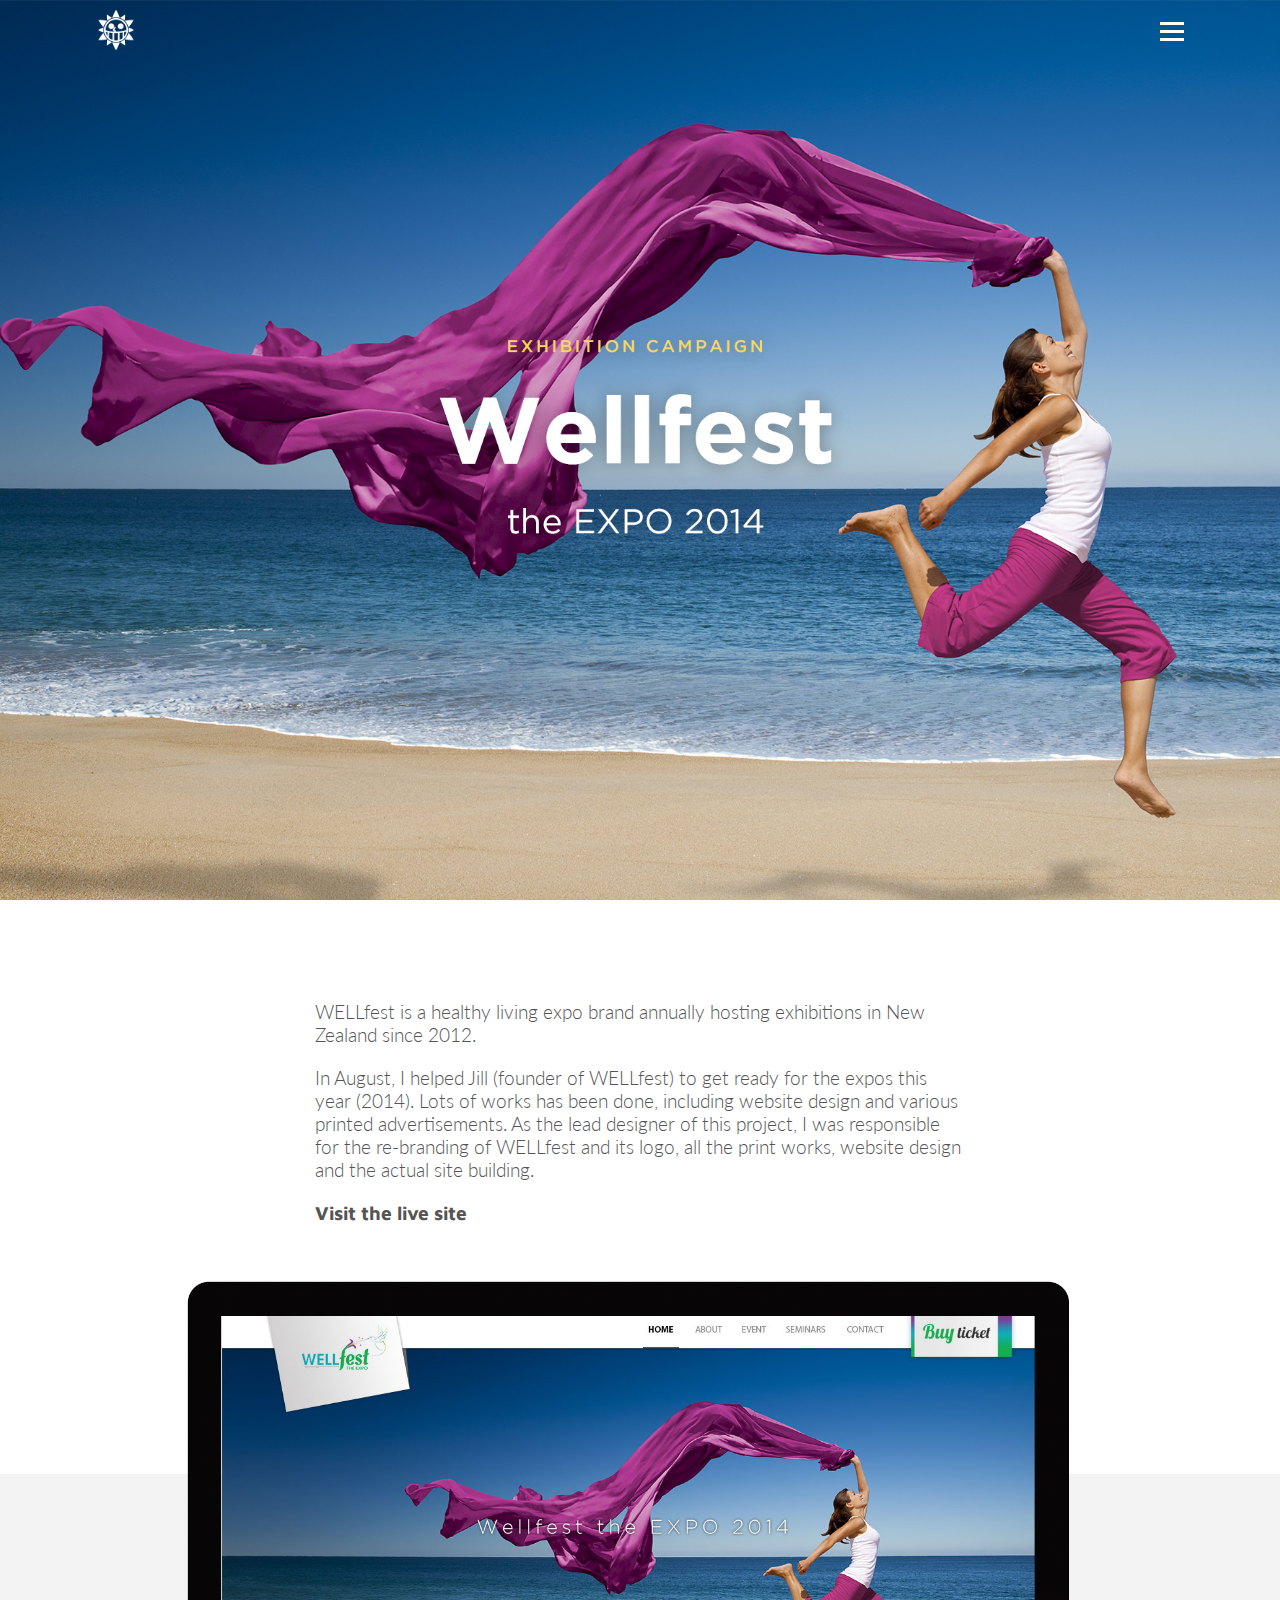
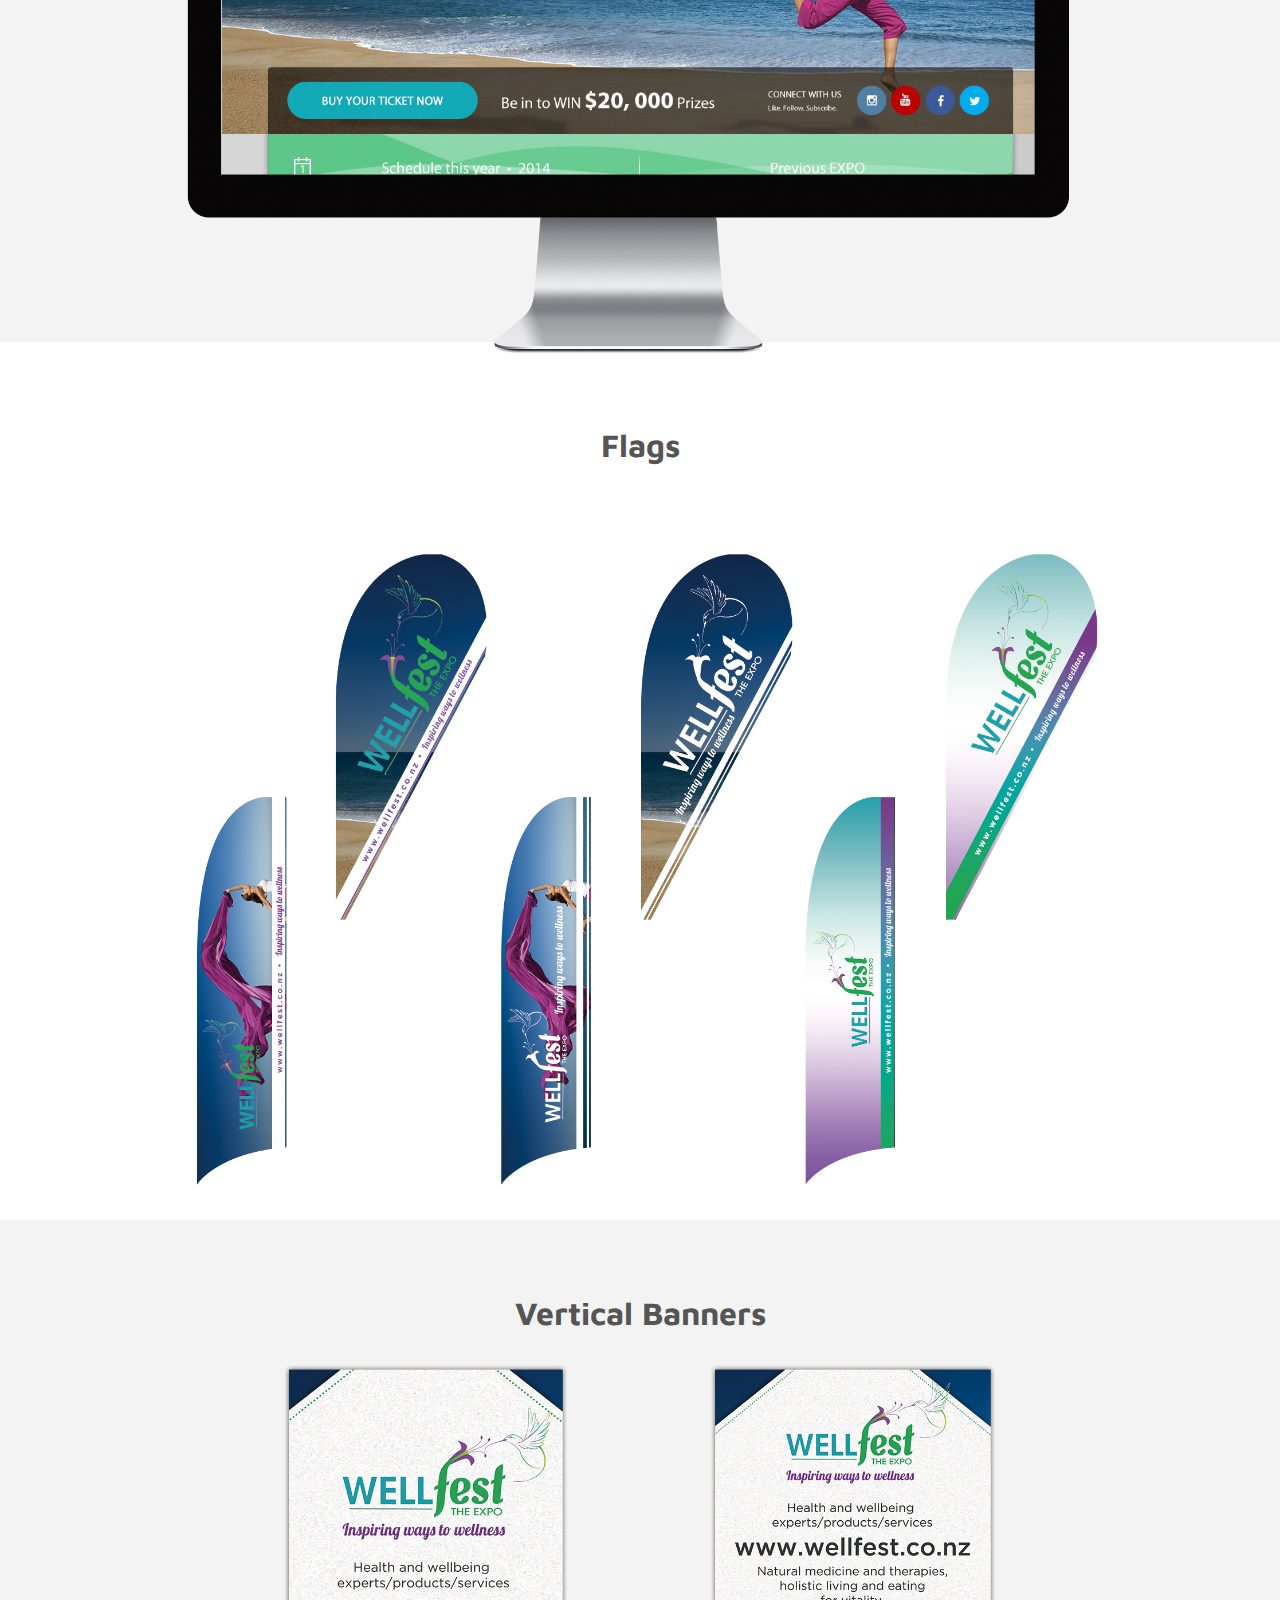
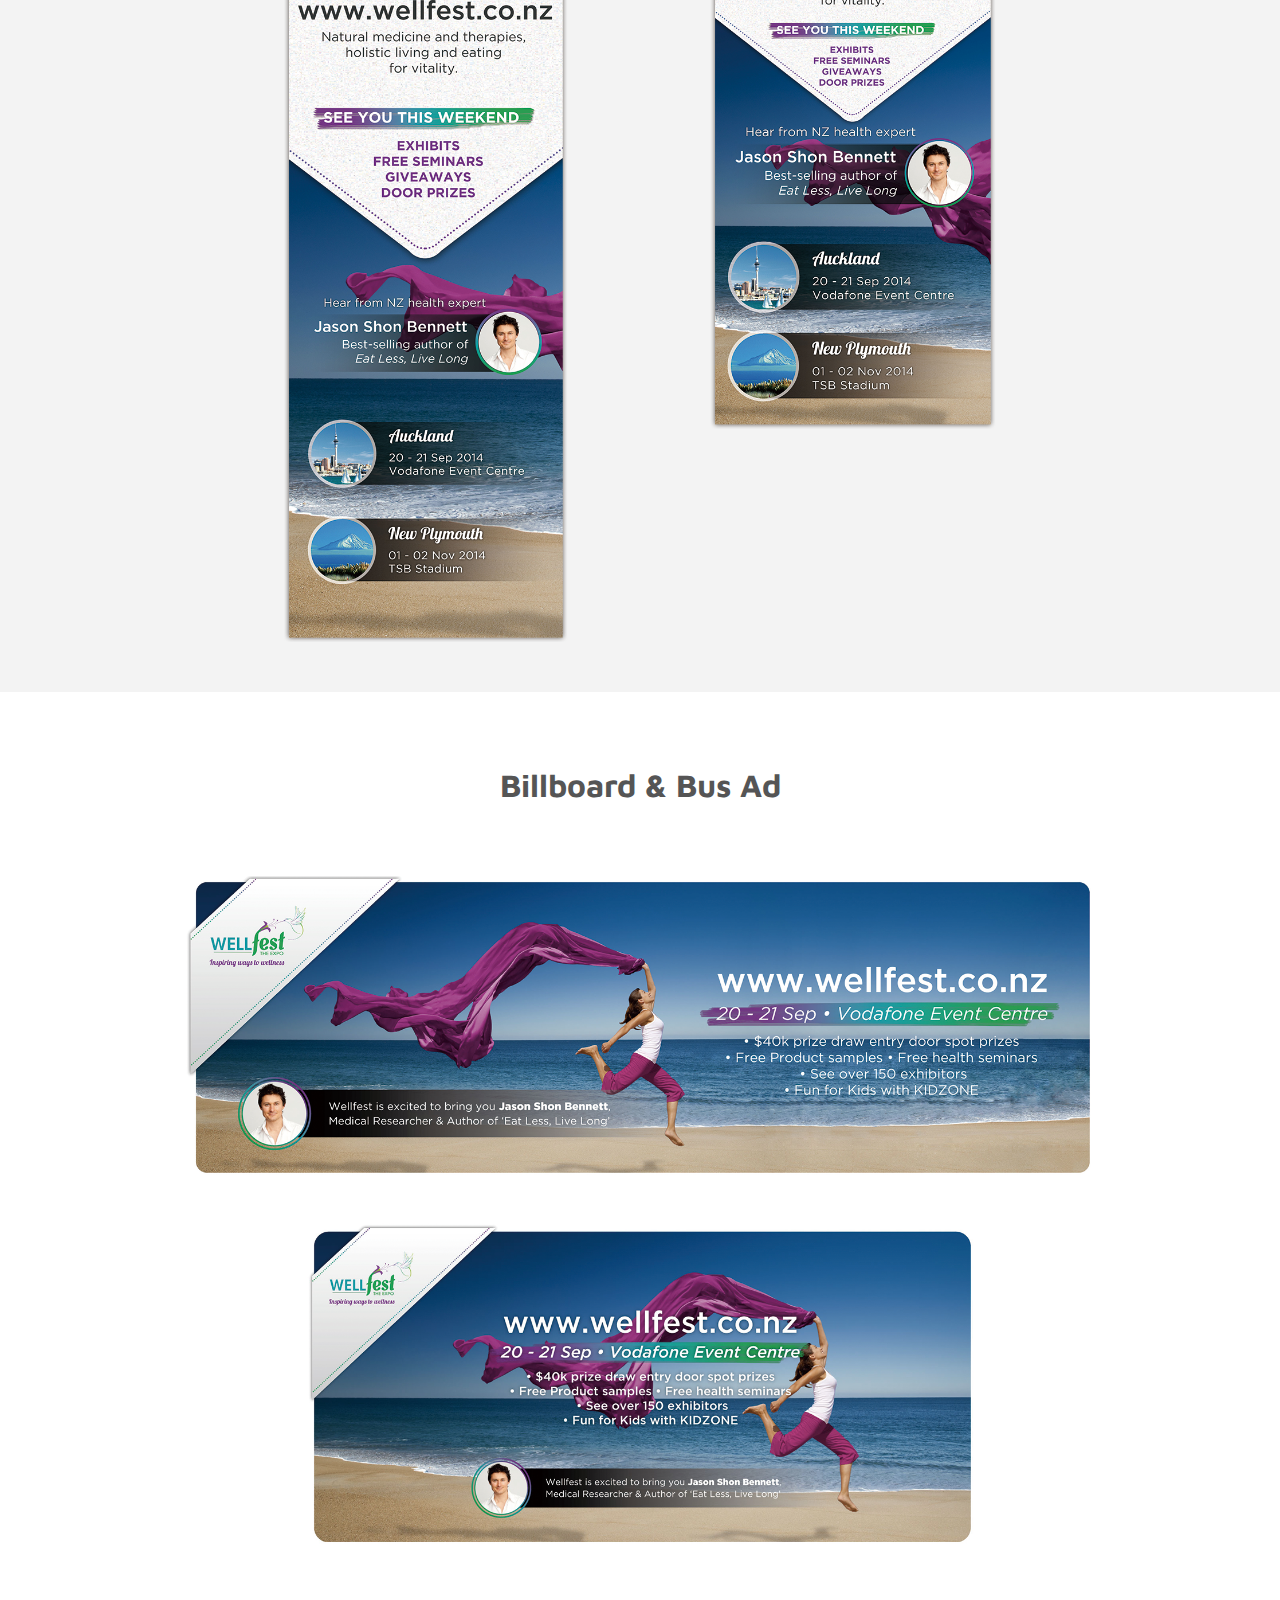
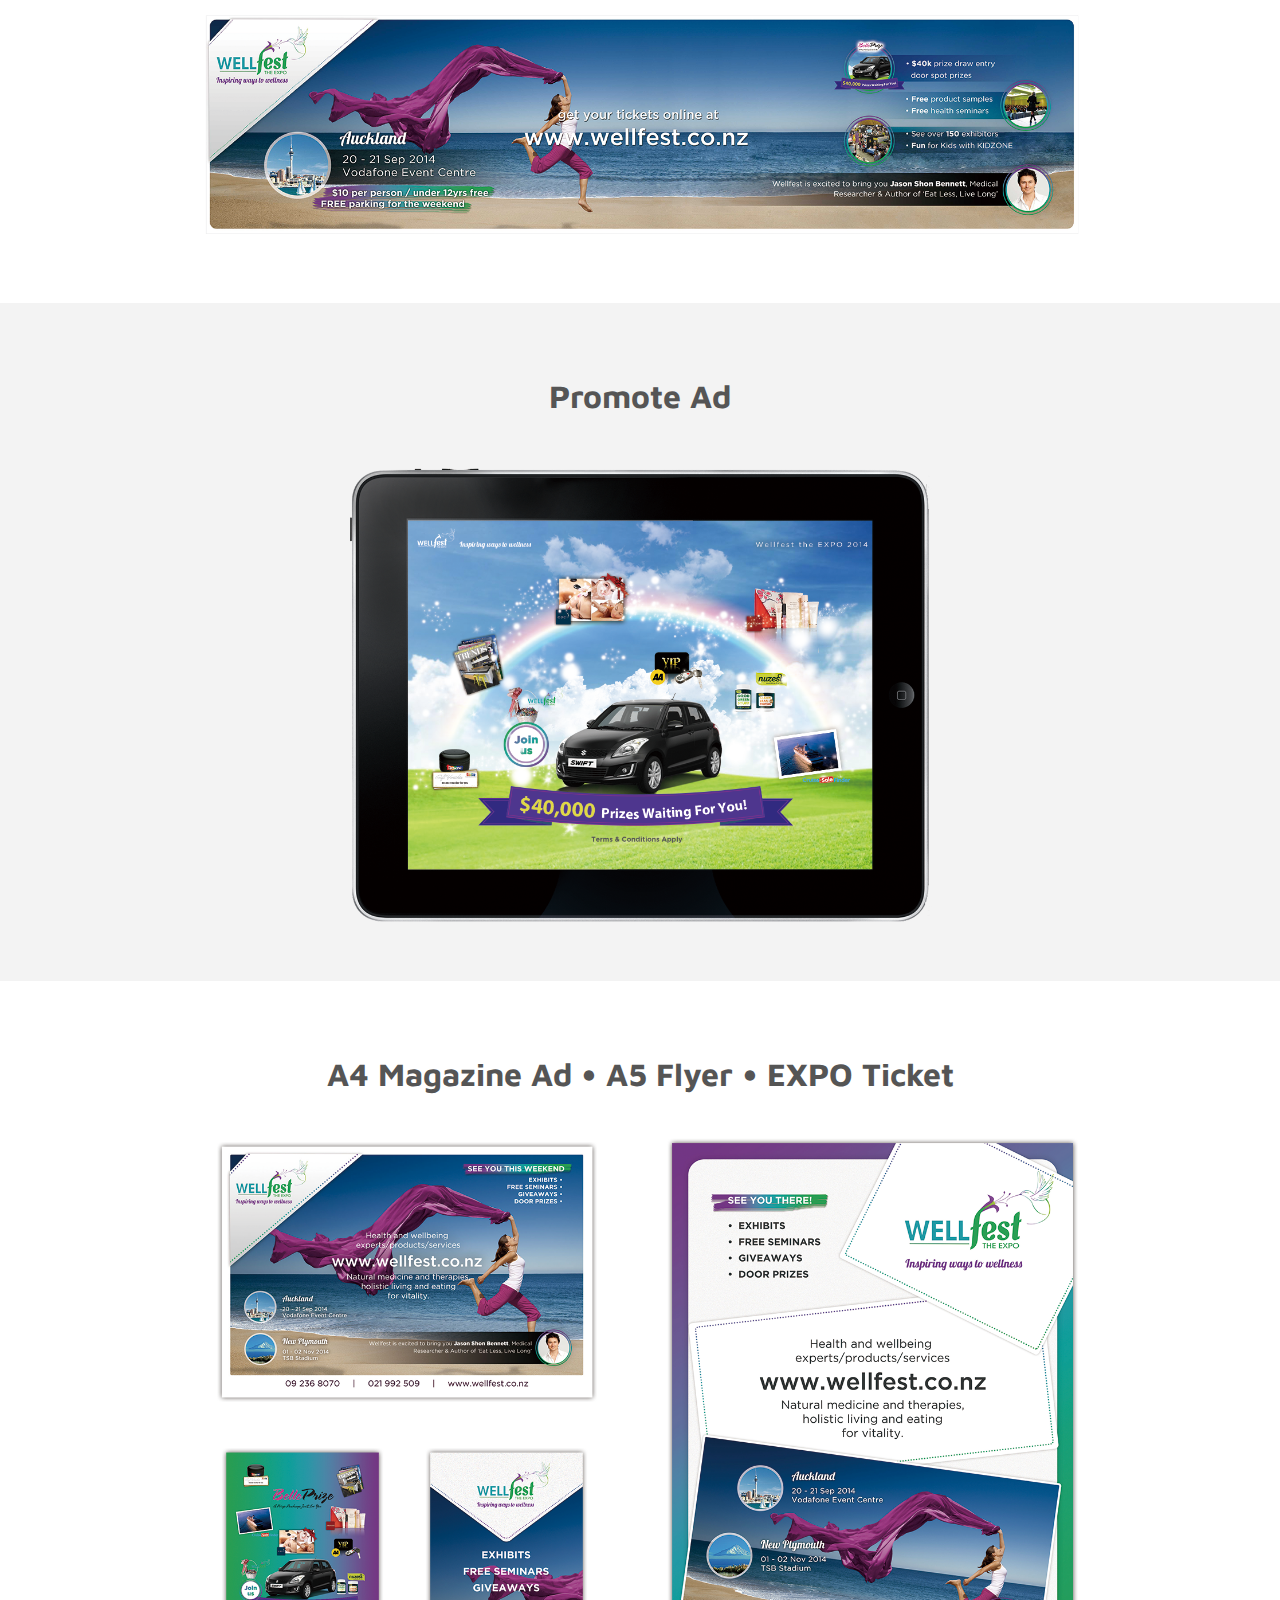
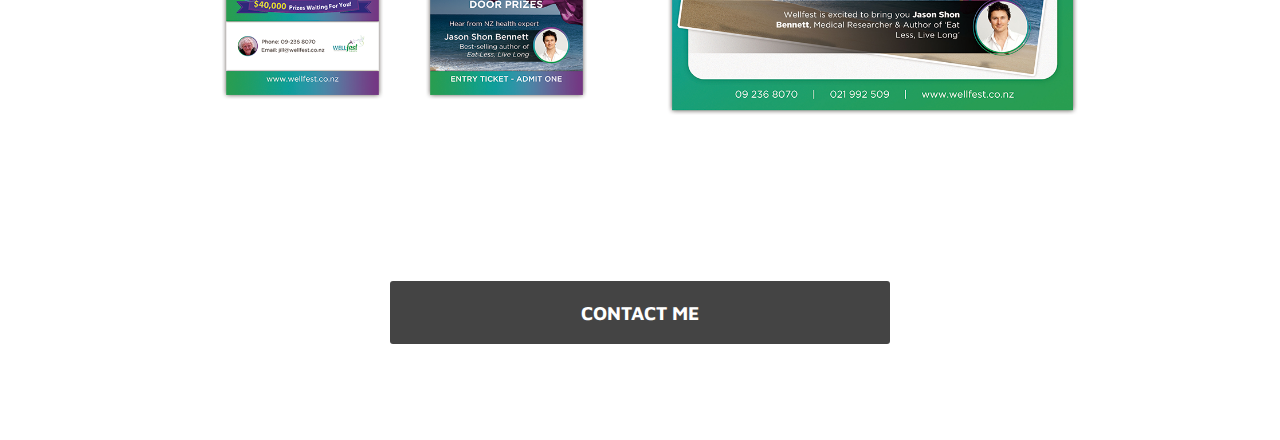
<file: works/wellfest.html>
<!doctype html>
<html class="no-js" lang="en">
<head>
  <meta charset="utf-8" />
  <meta name="viewport" content="width=device-width, initial-scale=1.0" />
  <title>Colin Shaw</title>

  <link href='http://fonts.googleapis.com/css?family=Lato:100,300,400,700,900,100italic,300italic,400italic,700italic,900italic|Maven+Pro:400,900,700,500|Rosario:400,400italic,700,700italic' rel='stylesheet' type='text/css'>
  <link href="//netdna.bootstrapcdn.com/font-awesome/4.0.3/css/font-awesome.css" rel="stylesheet">
  <link rel="stylesheet" href="../css/custom.css" />
  <link rel="stylesheet" href="../css/jquery.bxslider.css"/>

  <script src="../js/jquery-1.11.0.js"></script>
  <script src="../js/script.js"></script>
  <script src="../js/headroom.js"></script>
</head>
<body >

<div class="animsition">

  <header id="header" class="animated">
    <div class="headerWrap">

      <a href="../index.html" class="logo animsition-link" style="opacity:1;">
        <img class="logo-png" src="../img/colin-logo.png">
        <img class="logo-gif" src="../img/colin-logo.gif">
      </a>


      <div class="menu-toggle">
        <span class="lines-button">
          <span class="lines"></span>
        </span>
      </div>

    </div>
  </header>  

  <div class="overlay"></div>
  <div id="navList2">
    <ul class="navFont">
      <a href="../index.html" class="animsition-link"><li>Work</li></a>
      <a href="../about.html" class="animsition-link"><li>About</li></a>
      <a href="../contact.html" class="animsition-link"><li>Contact</li></a>
    </ul>
  </div>


  <!--top slide show-->

  <div id="fullscreen-cover" class="slideShowWrap wellfestBg"></div>

  <section>
    <div class="text-content" style="margin-bottom:250px;">
      <p>WELLfest is a healthy living expo brand annually hosting exhibitions in New Zealand since 2012.</p>

      <p>In August, I helped Jill (founder of WELLfest) to get ready for the expos this year (2014). Lots of works has been done, including website design and various printed advertisements. As the lead designer of this project, I was responsible for the re-branding of WELLfest and its logo, all the print works, website design and the actual site building.</p>

      <a href="http://wellfest.co.nz" target="_blank"><h3>Visit the live site</h3></a>
    </div>
  </section>

  <section style="background-color:#f3f3f3;">
    <div class="demo-img-full-width" style="position: relative;">
      <!-- scrolling frame -->
      <div class="wellfest-long-height-frame"><div>
        <img src="../img/works/wellfest/wellfest-home.jpg"/>
      </div></div>
      <!-- scrolling frame -->
      <img style=" top: -200px; z-index: 10; position: absolute; left:0; pointer-events:none;" src="../img/imac-frame.png">
    </div>
    <div></div>
  </section>



  <section style="padding-top:20px">
    <div class="text-content" style="margin:5% auto; text-align: center;">
      <h2 >Flags</h2>
    </div>

    <div class="demo-img-full-width" style="position: relative;">
      <img style="" src="../img/works/wellfest/wellfest-flags.png">

    </section>


    <section class="clearfix" style="background-color:#f3f3f3; padding-top: 10px;">
      <div class="text-content" style="margin:5% auto 0; text-align: center;">
        <h2 >Vertical Banners</h2>
      </div>
      <div class="demo-img-full-width">
        <img style="margin-top: 10px;" src="../img/works/wellfest/wellfest1.png">
      </div>
    </section>

    <section class="clearfix" style="padding-top: 10px;">
      <div class="text-content" style="margin:5% auto 0; text-align: center;">
        <h2>Billboard & Bus Ad</h2>
      </div>
      <div class="demo-img-full-width">
        <img style="margin-top: 10px;" src="../img/works/wellfest/wellfest2.png">
      </div>
    </section>

    <section class="clearfix" style="background-color:#f3f3f3; padding-top: 10px;">
      <div class="text-content" style="margin:5% auto 0; text-align: center;">
        <h2 >Promote Ad</h2>
      </div>
      <div class="demo-img-full-width">
        <img style="margin-top: 10px;" src="../img/works/wellfest/wellfest3.png">
      </div>
    </section>

    <section class="clearfix" style="padding-top: 10px;">
      <div class="text-content" style="margin:5% auto 0; text-align: center;">
        <h2 >A4 Magazine Ad • A5 Flyer • EXPO Ticket</h2>
      </div>
      <div class="demo-img-full-width">
        <img style="margin-top: 10px;" src="../img/works/wellfest/wellfest4.png">
      </div>
    </section>



<div id="elevator_item"> 
  <a id="elevator" onclick="return false;" title="Back To Top">
    <svg version="1.1" id="Ebene_1" xmlns="http://www.w3.org/2000/svg" xmlns:xlink="http://www.w3.org/1999/xlink" x="0px" y="0px" width="40px" height="20px" viewBox="0 0 40 20" enable-background="new 0 0 40 20" xml:space="preserve">
      <g>
        <polygon points="39.734,20.796 20,1.061 0.265,20.796 -0.265,20.265 20,0 40.266,20.265   "></polygon>
      </g>
    </svg>
  </a> 
  <a class="qr"></a>
  <div class="qr-popup" style="display: none;"> 
    <a class="code-link"> 
      <img class="code" src="../img/colinshawQRcode.png"> 
    </a> 
    <span>Send it to Friends!</span>
    <div class="arr"></div>
  </div>
</div>



    <footer>
 <a href="../contact.html" class="animsition-link">
  <div class="see-more-works"><h3>CONTACT ME</h3></div>
</a> 
</footer>

</div>
  </body>
  </html>
</file>
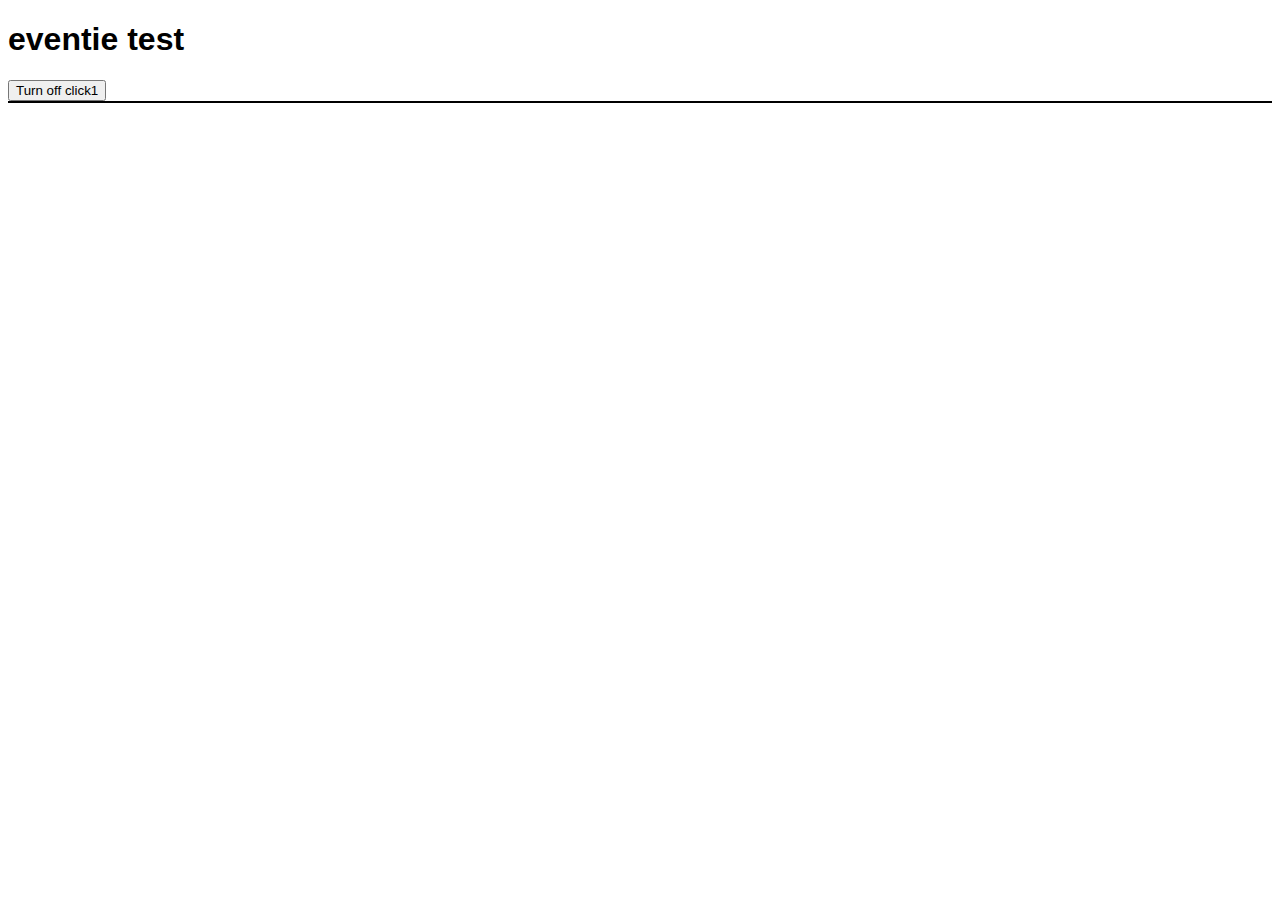
<file: css/bower_components/eventie/test.html>
<!doctype html>
<html>
<head>
  <meta charset="utf-8">

  <title>eventie test</title>
<style>
html, body { height: 100%; }

body { font-family: sans-serif; }

#output {
  font-size: 12px;
  border: 1px solid;
}
</style>

<script src="eventie.js"></script>
<script>
( function() {

var output;

function addText( message ) {
  output.innerHTML += '\<br\>' + message;
}

function Handler() {
  this.firstName = 'Ralph';
}

Handler.prototype.handleEvent = function( event ) {
  addText( this.firstName + ' handler on ' + event.type + ' at ' + (new Date()).getTime() );
};

function onClick1() {
  addText('click 1 on ' + this.nodeName + ' at ' + (new Date()).getTime() );
}

window.onload = function() {
  output = document.getElementById('output');
  var hndlr = new Handler();
    
  eventie.bind( document.body, 'click', onClick1 );
  eventie.bind( document.body, 'click', hndlr );
  eventie.bind( document.getElementById('turn-off'), 'click', function() {
    eventie.unbind( document.body, 'click', onClick1 );  
  }, false );

  function onResize() {
    console.log('resize');
  }

  eventie.bind( window, 'resize', onResize );
  eventie.unbind( window, 'resize', onResize );

  ( function() {
    var img = new Image();
    eventie.bind( img, 'load', function( event ) {
      var isImg = event.target === img;
      addText('img event.target is img: ' + isImg );
    });
    var w = Math.floor( Math.random() * 200 ) + 400;
    var h = Math.floor( Math.random() * 200 ) + 400;
    img.src = 'http://lorempixel.com/' + w + '/' + h;
  })();

};

})();
</script>

</head>
<body>

  <h1>eventie test</h1>

  <button id="turn-off">Turn off click1 </button>
  <div id="output"></div>

</body>
</html>
</file>
<file: css/custom.css>
* {
  margin: 0;
  padding: 0;
  -webkit-font-smoothing: antialiased;
  -webkit-box-sizing: border-box;
  -moz-box-sizing: border-box;
  box-sizing: border-box; }

body {
  margin: 0;
  color: #555;
  box-sizing: border-box; }

header {
  width: 100%;
  height: 65px;
  position: fixed;
  z-index: 100;
  -moz-transition: all 0.3s ease;
  -o-transition: all 0.3s ease;
  -webkit-transition: all 0.3s ease;
  transition: all 0.3s ease; }

main {
  width: 100%;
  max-width: 1170px;
  margin: 50px auto;
  overflow: hidden; }

footer {
  background: #ffffff;
  padding-top: 96px;
  padding-bottom: 96px; }

nav {
  float: right;
  line-height: 35px; }

a {
  text-decoration: none;
  color: #555; }

a:hover {
  opacity: .8;
  color: #f9d761;
  -moz-transition: all 0.3s ease;
  -o-transition: all 0.3s ease;
  -webkit-transition: all 0.3s ease;
  transition: all 0.3s ease; }

input, textarea {
  width: 90%;
  margin-bottom: 10px;
  padding: 15px;
  font-weight: 300;
  letter-spacing: 1px;
  font-family: 'Lato', 'sans-serif';
  color: #898989;
  text-transform: uppercase;
  background: #f3f3f3;
  outline: none;
  border: solid 1px #f3f3f3;
  -moz-transition: all 0.3s ease;
  -o-transition: all 0.3s ease;
  -webkit-transition: all 0.3s ease;
  transition: all 0.3s ease; }

textarea {
  width: 97%;
  height: 120px;
  padding: 15px; }

input:hover, textarea:hover {
  background: transparent; }

select {
  width: 30%;
  height: 45px;
  padding: 15px;
  margin-right: 20px;
  margin-bottom: 25px;
  font-weight: 300;
  font-size: 12px;
  letter-spacing: 1px;
  text-transform: uppercase;
  line-height: 10px;
  font-family: 'Maven Pro', 'sans-serif';
  color: #898989;
  border: solid 1px #d7d7d7;
  -webkit-appearance: none;
  border-radius: 0;
  background: white url("../img/arrow-down.png") no-repeat right center; }

.easing {
  -moz-transition: all 0.3s ease;
  -o-transition: all 0.3s ease;
  -webkit-transition: all 0.3s ease;
  transition: all 0.3s ease; }

.clearfix:after {
  content: "";
  display: table;
  clear: both; }

.desaturate {
  -webkit-filter: grayscale(100%);
  -moz-filter: grayscale(100%);
  filter: grayscale(100%); }

.headerWrap {
  width: 85%;
  max-width: 1170px;
  margin: auto; }

.logo {
  -moz-transition: all 0.3s ease;
  -o-transition: all 0.3s ease;
  -webkit-transition: all 0.3s ease;
  transition: all 0.3s ease;
  height: 40px;
  width: 40px;
  float: left;
  margin: 10px 0; }
  .logo img {
    width: 100%; }
  .logo .logo-png {
    display: block; }
  .logo .logo-gif {
    display: none; }
  .logo:hover .logo-png {
    display: none; }
  .logo:hover .logo-gif {
    display: block; }

.menu-toggle {
  position: relative;
  float: right;
  top: 24px;
  cursor: pointer; }

#navList2 {
  display: none;
  position: fixed;
  top: 65px;
  width: 100%;
  background-color: rgba(0, 0, 0, 0.8);
  padding: 0 0 30px;
  text-align: center;
  z-index: 100;
  margin: 0;
  overflow: hidden; }

#navList2 li {
  -moz-transition: all 0.3s ease;
  -o-transition: all 0.3s ease;
  -webkit-transition: all 0.3s ease;
  transition: all 0.3s ease;
  list-style-type: none;
  padding: 15px;
  font-size: 3rem;
  color: white;
  font-weight: bold;
  cursor: pointer; }

#navList2 li:hover {
  color: #fff45c; }

#navList li {
  display: inline;
  list-style-type: none;
  padding-right: 20px; }

.indexBg {
  background: url("../img/indexBg.jpg") no-repeat center center; }

.aboutBg {
  background: url("../img/aboutBg.jpg") no-repeat center center; }

.contactBg {
  background: url("../img/contactBg.jpg") no-repeat center center; }

.myTrendsBg {
  background: url("../img/works/myTrends/myTrendscover.jpg") no-repeat right center; }

.wellfestBg {
  background: url("../img/works/wellfest/wellfest-cover.jpg") no-repeat center center; }

.t2Bg {
  background: url("../img/works/T2/T2cover.jpg") no-repeat center center; }

.friendsBg {
  background: url("../img/works/friends/friends-cover.jpg") no-repeat center center; }

.oasisCdBg {
  background: url("../img/works/CD/oasiscd-cover.jpg") no-repeat center center; }

.slideShowWrap {
  width: 100%;
  height: 0;
  overflow: hidden;
  background-size: cover;
  position: relative; }

.overlay {
  display: none;
  width: 100%;
  height: 100%;
  position: fixed;
  background: rgba(0, 0, 0, 0.6);
  opacity: 0;
  top: 0;
  z-index: 50;
  cursor: pointer; }

.close-menu {
  display: block;
  opacity: 0.6; }

.see-more-works {
  -moz-transition: all 0.3s ease;
  -o-transition: all 0.3s ease;
  -webkit-transition: all 0.3s ease;
  transition: all 0.3s ease;
  -webkit-border-radius: 3px;
  -moz-border-radius: 3px;
  -ms-border-radius: 3px;
  border-radius: 3px;
  background-color: #444;
  width: 100%;
  max-width: 500px;
  margin: 30px auto 0;
  padding: 20px;
  text-align: center;
  color: white; }
  .see-more-works:hover {
    opacity: .8;
    color: #f9d761; }

/*================================LAYOUT ALIGNMENT=======================================*/
/*================================LAYOUT ALIGNMENT END=======================================*/
/*---------------------------------------FONT-------------------------------------*/
h1 {
  font-family: 'Maven Pro', 'sans-serif';
  font-size: 3em;
  font-weight: 900; }

h2 {
  font-family: 'Maven Pro', 'sans-serif';
  font-size: 2em;
  font-weight: bold;
  margin: 0; }

h3 {
  font-family: 'Maven Pro', 'sans-serif';
  font-size: 1.2em;
  margin: 0; }

h4 {
  font-family: 'Lato', 'sans-serif';
  font-style: italic;
  font-weight: 300;
  font-size: 1.5em;
  margin: 1.5em auto 1em; }

p {
  font-family: 'Lato', 'sans-serif';
  font-weight: 300;
  font-size: 1.2rem;
  margin-bottom: 20px; }

ul {
  font-family: 'Lato', 'sans-serif';
  font-weight: 300;
  font-size: 1.2rem; }

.navFont, .menu-text {
  font-family: 'Maven Pro', 'sans-serif';
  font-size: 1em;
  font-weight: bold; }

.subLine {
  font-family: 'Rosario', 'sans-serif';
  font-style: italic; }

.whiteText {
  color: #fff; }

.blackText {
  color: #555; }

.textCenterAlign {
  width: 100%;
  text-align: center; }

.gradient-mask-text {
  background: transparent;
  background: -webkit-gradient(linear, left top, right bottom, color-stop(0%, #61c2ff), color-stop(100%, #cd4444));
  background: -webkit-linear-gradient(-45deg, #61c2ff 0%, #cd4444 100%);
  -webkit-background-clip: text;
  -webkit-text-fill-color: transparent;
  background-clip: text;
  text-fill-color: transparent; }

.cover-title {
  top: 50%;
  position: absolute;
  left: 0;
  right: 0;
  width: 55%;
  max-width: 750px;
  margin: -12% auto 0; }

/*---------------------------------------FONT END-------------------------------------*/
/*---------------------------------------BUTTON-------------------------------------*/
button {
  font-family: 'Rosario', 'sans-serif';
  font-style: italic;
  font-weight: normal;
  color: #fff;
  font-size: 1em;
  border: 1px solid #fff;
  border-radius: 5px;
  padding: 13px 70px;
  background-color: transparent;
  margin: 5px 30px;
  cursor: pointer;
  -moz-transition: all 0.3s ease;
  -o-transition: all 0.3s ease;
  -webkit-transition: all 0.3s ease;
  transition: all 0.3s ease; }

.btn1 {
  background-color: #555; }

button:hover {
  background-color: rgba(0, 0, 0, 0.3); }

/*------menubtn-------*/
.lines-button {
  display: inline-block;
  -webkit-transition: 0.3s;
  -ms-transition: 0.3s;
  -moz-transition: 0.3s;
  -o-transition: 0.3s;
  transition: 0.3s;
  user-select: none;
  border-radius: 0.21429rem;
  -webkit-appearance: none;
  margin-left: 10px; }

.lines {
  display: inline-block;
  width: 1.5rem;
  height: 0.1875rem;
  background: #fff;
  transition: 0.3s;
  position: relative;
  top: -5px; }

.lines:before, .lines:after {
  display: inline-block;
  width: 1.5rem;
  height: 0.1875rem;
  background: #fff;
  transition: 0.3s;
  position: absolute;
  left: 0;
  content: '';
  -webkit-transform-origin: 0.10714rem center;
  -ms-transform-origin: 0.10714rem center;
  -moz-transform-origin: 0.10714rem center;
  -o-transform-origin: 0.10714rem center;
  transform-origin: 0.10714rem center; }

.lines:before {
  top: 0.5rem; }

.lines:after {
  top: -0.5rem; }

.menu-x {
  background: transparent; }

.menu-x:after, .menu-x:before {
  -webkit-transform-origin: 50% 50%;
  -ms-transform-origin: 50% 50%;
  -moz-transform-origin: 50% 50%;
  -o-transform-origin: 50% 50%;
  transform-origin: 50% 50%;
  background: #fff;
  top: 0;
  width: 1.5rem; }

.menu-x:before {
  -webkit-transform: rotate3d(0, 0, 1, 45deg);
  -ms-transform: rotate3d(0, 0, 1, 45deg);
  -moz-transform: rotate3d(0, 0, 1, 45deg);
  -o-transform: rotate3d(0, 0, 1, 45deg);
  transform: rotate3d(0, 0, 1, 45deg); }

.menu-x:after {
  -webkit-transform: rotate3d(0, 0, 1, -45deg);
  -ms-transform: rotate3d(0, 0, 1, -45deg);
  -moz-transform: rotate3d(0, 0, 1, -45deg);
  -o-transform: rotate3d(0, 0, 1, -45deg);
  transform: rotate3d(0, 0, 1, -45deg); }

/*------menubtnEnd-------*/
/*---------------------------------------BUTTON END-------------------------------------*/
/*---------------------------------------ANIMATION-------------------------------------*/
.animated {
  -webkit-animation-duration: .5s;
  -moz-animation-duration: .5s;
  -o-animation-duration: .5s;
  animation-duration: .5s;
  -webkit-animation-fill-mode: both;
  -moz-animation-fill-mode: both;
  -o-animation-fill-mode: both;
  animation-fill-mode: both; }

@-webkit-keyframes slideDown {
  0% {
    -webkit-transform: translateY(-100%); }
  100% {
    -webkit-transform: translateY(0); } }
@-moz-keyframes slideDown {
  0% {
    -moz-transform: translateY(-100%); }
  100% {
    -moz-transform: translateY(0); } }
@-o-keyframes slideDown {
  0% {
    -o-transform: translateY(-100%); }
  100% {
    -o-transform: translateY(0); } }
@keyframes slideDown {
  0% {
    transform: translateY(-100%); }
  100% {
    transform: translateY(0); } }
.animated.slideDown {
  -webkit-animation-name: slideDown;
  -moz-animation-name: slideDown;
  -o-animation-name: slideDown;
  animation-name: slideDown; }

@-webkit-keyframes slideUp {
  0% {
    -webkit-transform: translateY(0); }
  100% {
    -webkit-transform: translateY(-100%); } }
@-moz-keyframes slideUp {
  0% {
    -moz-transform: translateY(0); }
  100% {
    -moz-transform: translateY(-100%); } }
@-o-keyframes slideUp {
  0% {
    -o-transform: translateY(0); }
  100% {
    -o-transform: translateY(-100%); } }
@keyframes slideUp {
  0% {
    transform: translateY(0); }
  100% {
    transform: translateY(-100%); } }
.animated.slideUp {
  -webkit-animation-name: slideUp;
  -moz-animation-name: slideUp;
  -o-animation-name: slideUp;
  animation-name: slideUp; }

/*---------------------------------------ANIMATION END-------------------------------------*/
.animsition,
.animsition-overlay {
  position: relative;
  opacity: 1;
  -webkit-animation-fill-mode: both;
  -o-animation-fill-mode: both;
  animation-fill-mode: both; }

.animsition-loading {
  position: fixed;
  top: 0;
  z-index: 100;
  width: 100%;
  height: 100%;
  background: url(data:image/svg+xml,%3Csvg%20xmlns%3D%22http%3A//www.w3.org/2000/svg%22%20viewBox%3D%220%200%2032%2032%22%20width%3D%2232%22%20height%3D%2232%22%20fill%3D%22%23ccc%22%3E%0A%20%20%3Cpath%20opacity%3D%22.25%22%20d%3D%22M16%200%20A16%2016%200%200%200%2016%2032%20A16%2016%200%200%200%2016%200%20M16%204%20A12%2012%200%200%201%2016%2028%20A12%2012%200%200%201%2016%204%22/%3E%0A%20%20%3Cpath%20d%3D%22M16%200%20A16%2016%200%200%201%2032%2016%20L28%2016%20A12%2012%200%200%200%2016%204z%22%3E%0A%20%20%20%20%3CanimateTransform%20attributeName%3D%22transform%22%20type%3D%22rotate%22%20from%3D%220%2016%2016%22%20to%3D%22360%2016%2016%22%20dur%3D%220.8s%22%20repeatCount%3D%22indefinite%22%20/%3E%0A%20%20%3C/path%3E%0A%3C/svg%3E%0A%0A) center center no-repeat;
  -webkit-animation-fill-mode: both;
  -o-animation-fill-mode: both;
  animation-fill-mode: both; }

.animsition-loading:after {
  position: fixed;
  top: 50%;
  width: 100%;
  margin-top: 20px;
  font-size: 16px;
  color: #aaa;
  text-align: center;
  content: "Loading"; }

.animsition-overlay-slide {
  position: fixed;
  z-index: 1;
  width: 100%;
  height: 100%;
  background-color: #ddd; }

@-webkit-keyframes fade-in {
  0% {
    opacity: 0; }
  100% {
    opacity: 1; } }
@-o-keyframes fade-in {
  0% {
    opacity: 0; }
  100% {
    opacity: 1; } }
@keyframes fade-in {
  0% {
    opacity: 0; }
  100% {
    opacity: 1; } }
.fade-in {
  -webkit-animation-name: fade-in;
  -o-animation-name: fade-in;
  animation-name: fade-in; }

@-webkit-keyframes fade-out {
  0% {
    opacity: 1; }
  100% {
    opacity: 0; } }
@-o-keyframes fade-out {
  0% {
    opacity: 1; }
  100% {
    opacity: 0; } }
@keyframes fade-out {
  0% {
    opacity: 1; }
  100% {
    opacity: 0; } }
.fade-out {
  -webkit-animation-name: fade-out;
  -o-animation-name: fade-out;
  animation-name: fade-out; }

@-webkit-keyframes fade-in-up {
  0% {
    opacity: 0;
    -webkit-transform: translateY(500px);
    transform: translateY(500px); }
  100% {
    opacity: 1;
    -webkit-transform: translateY(0);
    transform: translateY(0); } }
@-o-keyframes fade-in-up {
  0% {
    opacity: 0;
    -o-transform: translateY(500px);
    transform: translateY(500px); }
  100% {
    opacity: 1;
    -o-transform: translateY(0);
    transform: translateY(0); } }
@keyframes fade-in-up {
  0% {
    opacity: 0;
    -webkit-transform: translateY(500px);
    -o-transform: translateY(500px);
    transform: translateY(500px); }
  100% {
    opacity: 1;
    -webkit-transform: translateY(0);
    -o-transform: translateY(0);
    transform: translateY(0); } }
/*---------------------------------------MASONRY END-------------------------------------*/
.container {
  width: 960px;
  position: relative;
  margin: 0 auto !important; }

.item {
  width: 300px;
  background-color: transparent;
  height: auto;
  margin: 10px; }
  .item img {
    width: 100%; }

.item.w2 {
  width: 620px;
  background-color: transparent;
  height: auto;
  margin: 10px; }
  .item.w2 img {
    width: 100%; }

.item .item-mask {
  -moz-transition: all 300ms ease;
  -o-transition: all 300ms ease;
  -webkit-transition: all 300ms ease;
  transition: all 300ms ease;
  position: absolute;
  background-color: rgba(0, 0, 0, 0.7);
  width: 100%;
  height: 100%;
  display: none; }
  .item .item-mask .item-info {
    position: absolute;
    bottom: 0;
    margin: 0 0 30px 30px; }
    .item .item-mask .item-info h3 {
      color: #f9d761;
      letter-spacing: 4px;
      font-size: 1rem;
      margin-bottom: 10px; }
    .item .item-mask .item-info h2 {
      color: white;
      font-size: 3rem;
      width: 80%;
      line-height: 100%; }
.item:hover .item-mask {
  display: block;
  z-index: 1; }

/*---------------------------------------MASONRY END-------------------------------------*/
/*---------------------------------------BACK TO TOP END-------------------------------------*/
#elevator_item {
  width: 60px;
  height: 100px;
  position: fixed;
  right: 6%;
  bottom: 10px;
  -webkit-transition: opacity .4s ease-in-out;
  -moz-transition: opacity .4s ease-in-out;
  -o-transition: opacity .4s ease-in-out;
  opacity: 1;
  z-index: 100020;
  display: none; }

#elevator_item.off {
  opacity: 0;
  visibility: hidden; }

#elevator {
  display: block;
  padding: 10px;
  cursor: pointer; }

#elevator:hover {
  transform: scale(1.2);
  -ms-transform: scale(1.2);
  -webkit-transform: scale(1.2); }

#elevator:active {
  transform: scale(1.2);
  -ms-transform: scale(1.2);
  -webkit-transform: scale(1.2); }

#elevator_item .qr {
  display: block;
  width: 60px;
  height: 40px;
  border-radius: 2px;
  box-shadow: 0 1px 3px rgba(0, 0, 0, 0.2);
  cursor: pointer;
  background: url(../img/icon_code.png) center center no-repeat;
  background-color: #444;
  background-color: rgba(0, 0, 0, 0.6); }

#elevator_item .qr:hover {
  background-color: rgba(0, 0, 0, 0.7); }

#elevator_item .qr:active {
  background-color: rgba(0, 0, 0, 0.75); }

#elevator_item .qr-popup {
  width: 170px;
  height: 200px;
  background: #fff;
  box-shadow: 0 1px 8px rgba(0, 0, 0, 0.1);
  position: absolute;
  left: -180px;
  bottom: 0;
  border-radius: 2px;
  display: none;
  text-align: center; }

#elevator_item .qr-popup .code-link {
  display: block;
  margin: 10px;
  color: #777; }

#elevator_item .qr-popup .code {
  display: block;
  margin-bottom: 10px;
  width: 100%; }

#elevator_item .qr-popup .arr {
  width: 6px;
  height: 11px;
  background: url(../img/code_arrow.png) 0 0 no-repeat;
  position: absolute;
  right: -6px;
  bottom: 14px; }

/*---------------------------------------BACK TO TOP END-------------------------------------*/
/*---------------------------------------WORKS PAGES-------------------------------------*/
.demo-img, .demo-img-full-width {
  width: 100%;
  max-width: 1170px;
  margin: auto;
  text-align: center; }
  .demo-img img, .demo-img-full-width img {
    width: 85%; }

.demo-img-full-width img {
  width: 98%; }

.text-content {
  width: 80%;
  max-width: 650px;
  margin: 100px auto; }

.slider-wrapper {
  width: 70%;
  max-width: 814px;
  position: absolute;
  top: -250px;
  margin: auto;
  left: 0;
  right: 0; }
  .slider-wrapper .bx-pager {
    display: none; }
  .slider-wrapper .bx-wrapper img {
    max-width: 100%;
    display: block;
    width: 100%;
    margin-top: 10px; }
  .slider-wrapper .bx-wrapper .bx-controls {
    z-index: 100;
    position: static;
    top: 50%; }

.story-book-slider {
  top: -210px; }
  .story-book-slider .bx-wrapper .bx-prev {
    background: url(../img/left-arrow-black.png) no-repeat 0 0;
    background-size: 100%; }
  .story-book-slider .bx-wrapper .bx-next {
    background: url(../img/right-arrow-black.png) no-repeat 0 0;
    background-size: 100%; }

.wellfest-long-height-frame {
  position: relative;
  padding-bottom: 40%;
  height: 0;
  width: 73%;
  margin: auto;
  top: -165px; }
  .wellfest-long-height-frame div {
    position: absolute;
    top: 0;
    left: 0;
    width: 100%;
    height: 100%;
    overflow: auto; }

/*---------------------------------------WORKS PAGES END-------------------------------------*/
/*---------------------------------------ABOUT PAGES END-------------------------------------*/
.about-me-wrapper {
  width: 80%;
  max-width: 600px;
  height: 75%;
  margin: auto;
  text-align: center;
  color: white;
  top: 100px;
  position: absolute;
  left: 0;
  right: 0;
  overflow: hidden; }

.about-me {
  width: 100%;
  height: 100%;
  overflow: auto;
  box-sizing: initial;
  padding-right: 17px;
  /* Increase this value for cross-browser compatibility */ }
  .about-me .me {
    width: 130px;
    height: 130px;
    margin: 0 auto 20px;
    border: 3px solid rgba(255, 255, 255, 0.6);
    overflow: hidden;
    -webkit-border-radius: 50%;
    -moz-border-radius: 50%;
    -ms-border-radius: 50%;
    border-radius: 50%; }
    .about-me .me img {
      width: 100%; }
  .about-me p {
    font-size: 1.2rem; }
    .about-me p a {
      color: #f9d761; }

.contact-list {
  font-size: 3rem;
  list-style-type: none; }
  .contact-list a {
    color: white; }
    .contact-list a:hover {
      color: #f9d761; }
  .contact-list li {
    margin: 20px; }

/*---------------------------------------ABOUT PAGES END-------------------------------------*/
/*================================MEDIA QUERIES FROM HERE=======================================*/
/* Landscape phones and down */
@media (max-width: 639px) {
  h1 {
    font-size: 2em; }

  button {
    padding: 13px 50px; }

  .cover-title {
    width: 85%; }

  .container {
    width: 100%; }

  .see-more-works {
    width: 90%;
    position: relative;
    left: -5px; }

  .item {
    width: 90%;
    margin: 4%;
    margin-bottom: 1%; }

  .item.w2 {
    width: 90%;
    margin: 4%;
    margin-bottom: 1%; }

  .story-book-slider {
    top: -230px; }

  .wellfest-long-height-frame {
    top: -185px;
    width: 74.5%; }

  .qr {
    display: none !important; }

  #elevator {
    margin-top: 30px !important; } }
/* Landscape phone to portrait tablet */
@media (min-width: 640px) and (max-width: 780px) {
  .cover-title {
    width: 70%; }

  nav {
    display: none; }

  .menu-toggle {
    display: block; }

  h4 {
    font-size: 18px;
    line-height: 20px; }

  textarea {
    width: 90%; }

  .container {
    width: 80%; }

  .see-more-works {
    width: 80%; }

  .item {
    width: 47%;
    margin: 1%; }

  .item.w2 {
    width: 47%;
    margin: 1%; }

  .story-book-slider {
    top: -230px; }

  .wellfest-long-height-frame {
    top: -180px; }

  .qr {
    display: none !important; }

  #elevator {
    margin-top: 30px !important; } }
/* Portrait tablet to landscape and desktop */
@media (min-width: 781px) and (max-width: 979px) {
  .container {
    width: 750px; }

  .item {
    width: 228px;
    margin: 10px; }

  .item.w2 {
    width: 476px;
    margin: 10px; }

  .wellfest-long-height-frame {
    top: -175px; }

  .story-book-slider {
    top: -230px; } }
/* Large desktop */
@media (min-width: 1200px) {
  .container {
    width: 1200px; }

  .item {
    width: 370px;
    margin: 15px; }

  .item.w2 {
    width: 770px;
    margin: 15px; } }
@media (max-width: 410px) {
  .slider-wrapper {
    top: -210px; }

  .story-book-slider {
    top: -200px; } }

/*# sourceMappingURL=custom.css.map */
</file>
